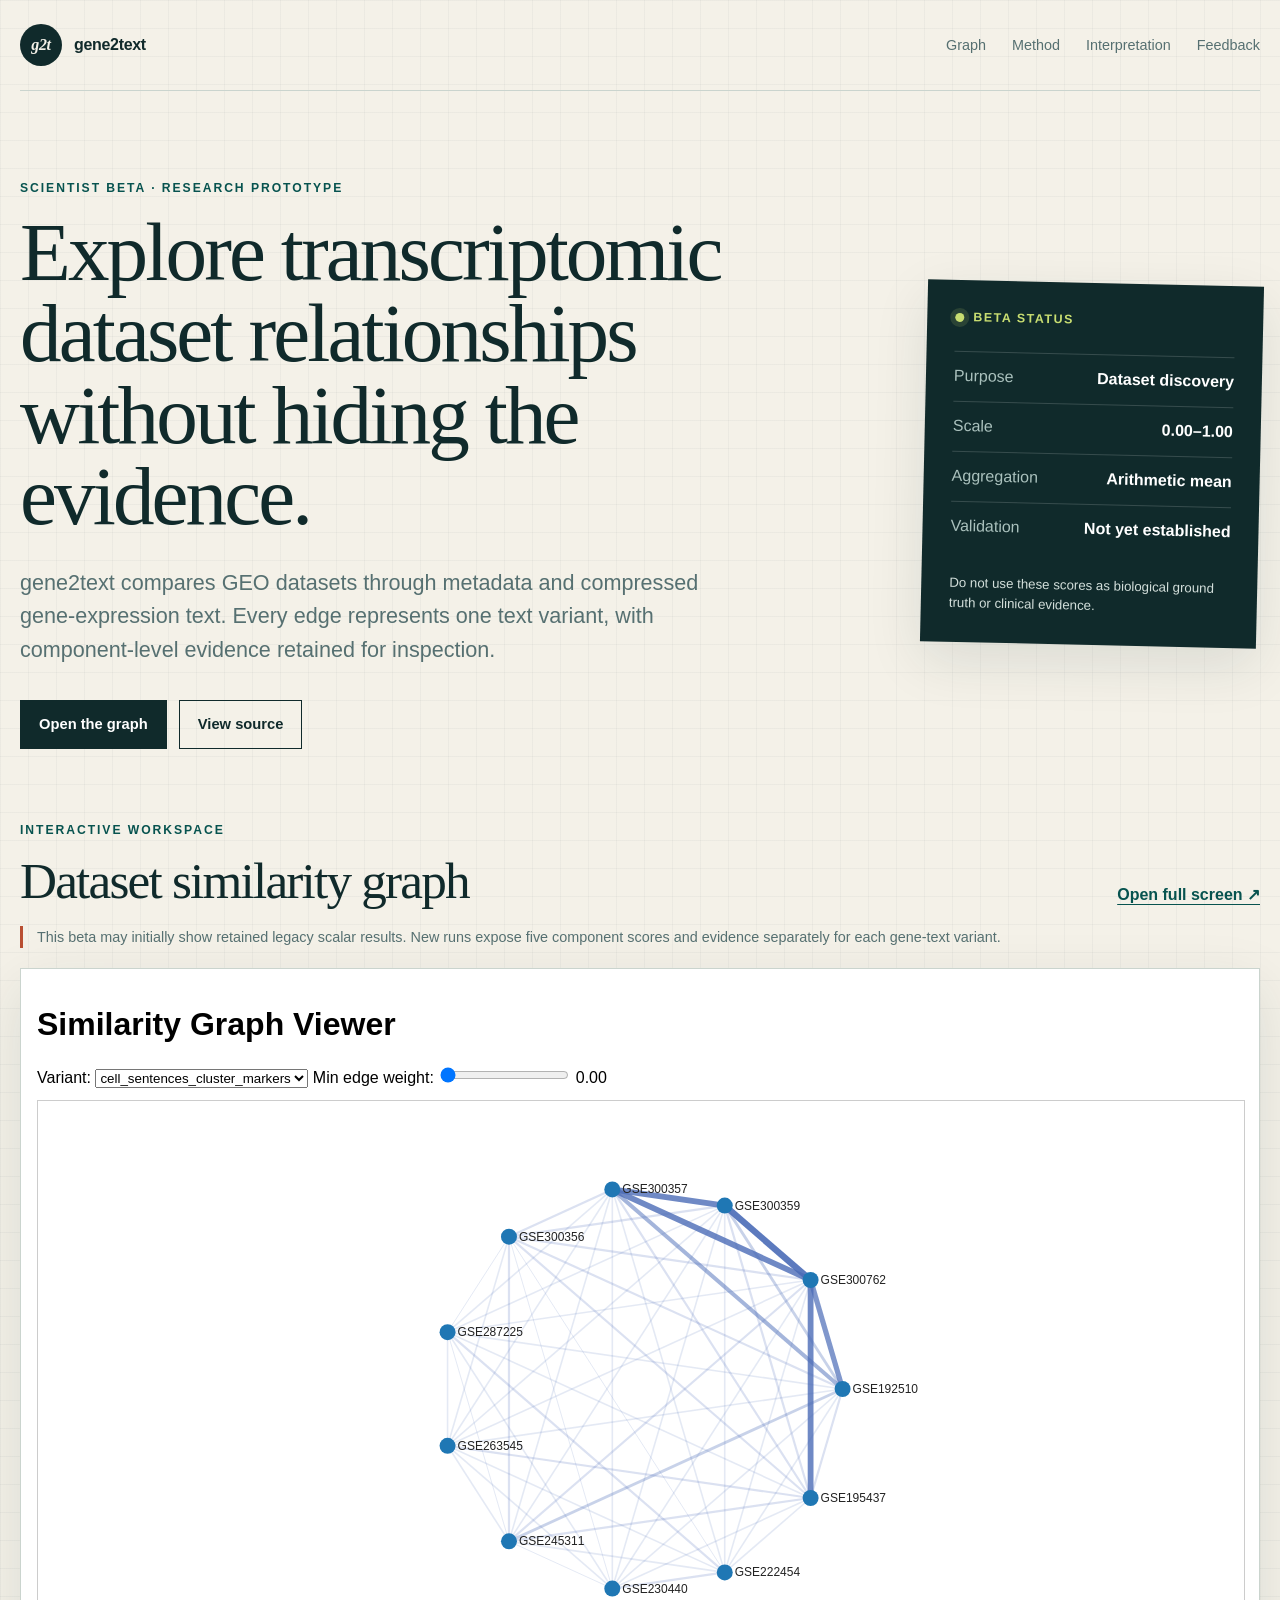
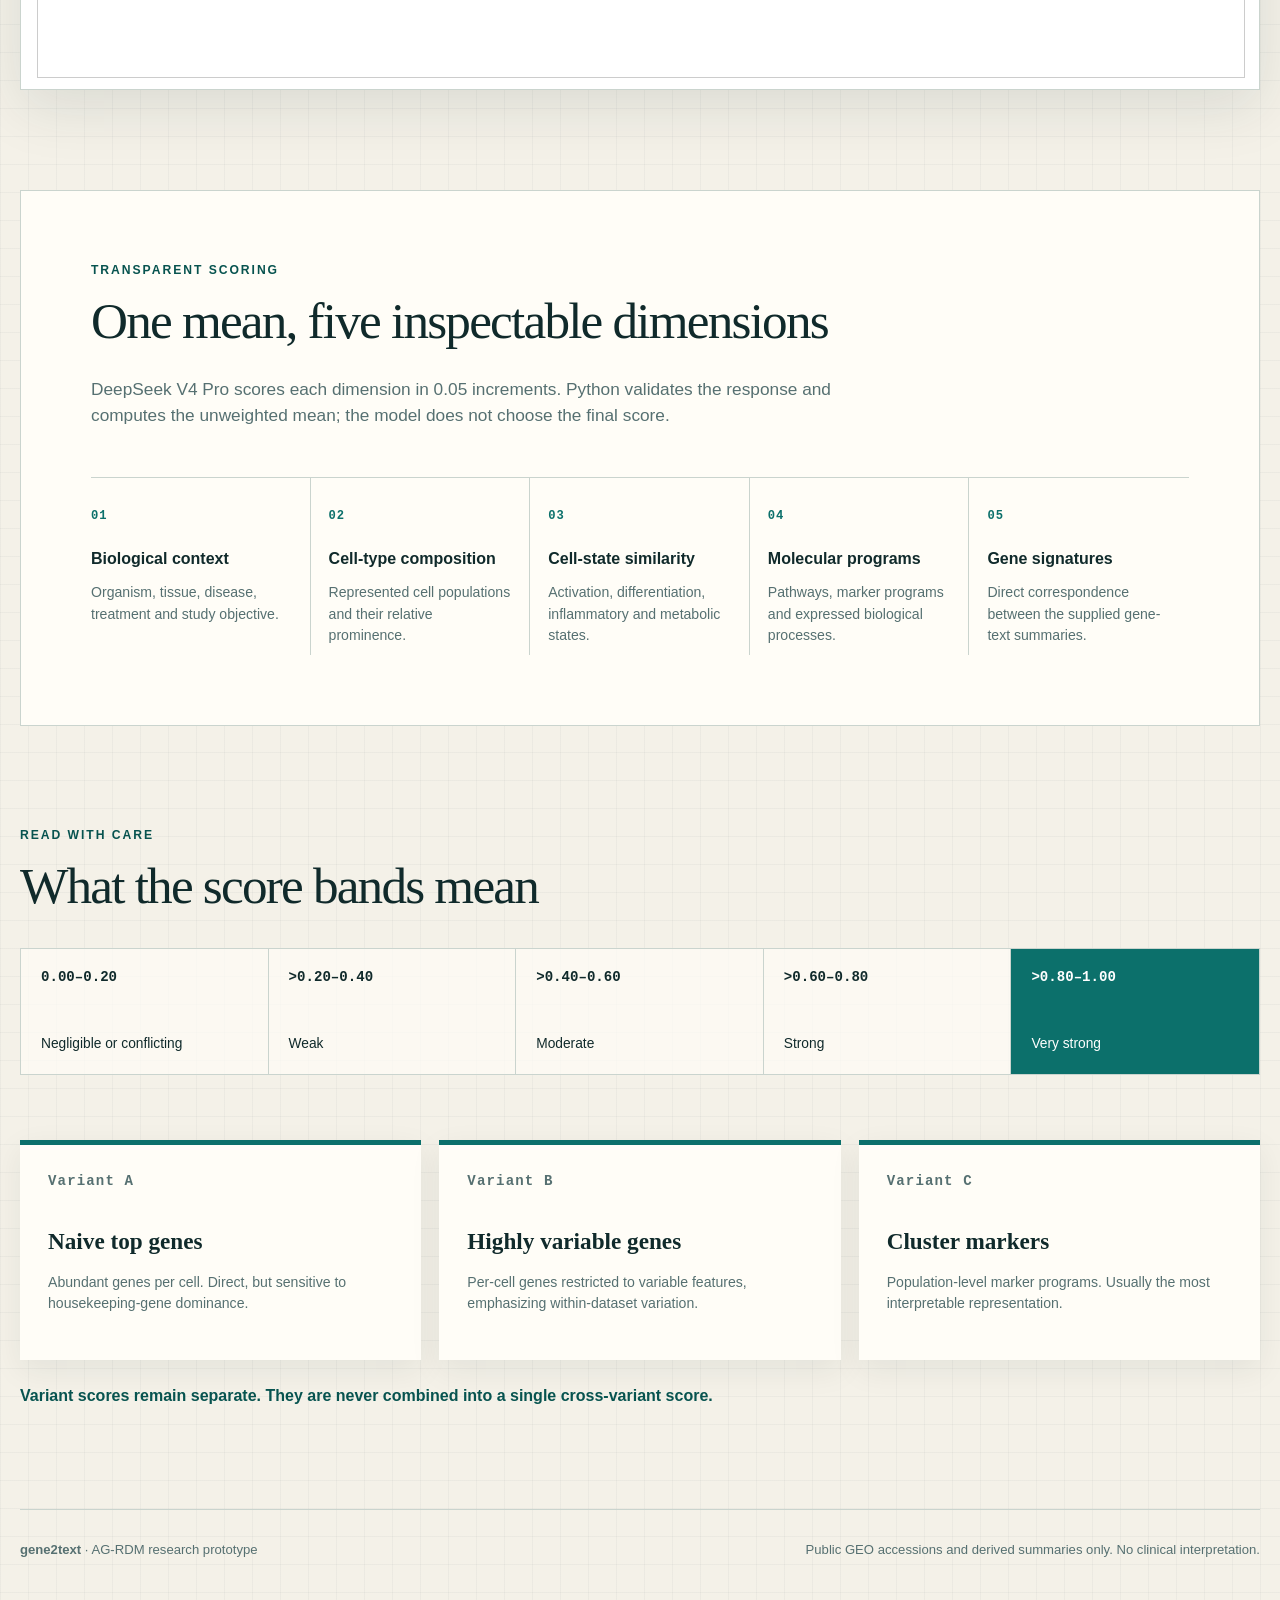
<file: index.html>
<!doctype html>
<html lang="en">
<head>
  <meta charset="utf-8">
  <meta name="viewport" content="width=device-width, initial-scale=1">
  <meta name="description" content="gene2text beta: an exploratory graph for comparing transcriptomic datasets through metadata and gene-text representations.">
  <title>gene2text | Scientist beta</title>
  <link rel="stylesheet" href="styles.css">
</head>
<body>
  <header class="masthead">
    <a class="wordmark" href="#top" aria-label="gene2text home">
      <span class="mark" aria-hidden="true">g2t</span>
      <span>gene2text</span>
    </a>
    <nav aria-label="Primary navigation">
      <a href="#graph">Graph</a>
      <a href="#method">Method</a>
      <a href="#interpretation">Interpretation</a>
      <a href="https://github.com/AG-RDM/gene2text-explorer/issues" rel="noreferrer">Feedback</a>
    </nav>
  </header>

  <main id="top">
    <section class="hero" aria-labelledby="page-title">
      <div class="hero-copy">
        <p class="eyebrow">Scientist beta &middot; Research prototype</p>
        <h1 id="page-title">Explore transcriptomic dataset relationships without hiding the evidence.</h1>
        <p class="lede">
          gene2text compares GEO datasets through metadata and compressed gene-expression text.
          Every edge represents one text variant, with component-level evidence retained for inspection.
        </p>
        <div class="hero-actions">
          <a class="button primary" href="#graph">Open the graph</a>
          <a class="button secondary" href="https://github.com/AG-RDM/gene2text-explorer" rel="noreferrer">View source</a>
        </div>
      </div>
      <aside class="status-card" aria-label="Beta status">
        <p class="status-label"><span></span> Beta status</p>
        <dl>
          <div><dt>Purpose</dt><dd>Dataset discovery</dd></div>
          <div><dt>Scale</dt><dd>0.00&ndash;1.00</dd></div>
          <div><dt>Aggregation</dt><dd>Arithmetic mean</dd></div>
          <div><dt>Validation</dt><dd>Not yet established</dd></div>
        </dl>
        <p class="status-note">Do not use these scores as biological ground truth or clinical evidence.</p>
      </aside>
    </section>

    <section class="graph-section" id="graph" aria-labelledby="graph-title">
      <div class="section-heading">
        <div>
          <p class="eyebrow">Interactive workspace</p>
          <h2 id="graph-title">Dataset similarity graph</h2>
        </div>
        <a class="text-link" href="graph.html">Open full screen &#8599;</a>
      </div>
      <p class="prototype-note">
        This beta may initially show retained legacy scalar results. New runs expose five component scores and evidence separately for each gene-text variant.
      </p>
      <div class="graph-frame">
        <iframe
          src="graph.html"
          title="Interactive gene2text dataset similarity graph"
          loading="eager"
        ></iframe>
      </div>
    </section>

    <section class="method-section" id="method" aria-labelledby="method-title">
      <div class="section-heading compact">
        <div>
          <p class="eyebrow">Transparent scoring</p>
          <h2 id="method-title">One mean, five inspectable dimensions</h2>
        </div>
      </div>
      <p class="section-intro">
        DeepSeek V4 Pro scores each dimension in 0.05 increments. Python validates the response and computes the unweighted mean; the model does not choose the final score.
      </p>
      <ol class="dimensions">
        <li><span>01</span><div><h3>Biological context</h3><p>Organism, tissue, disease, treatment and study objective.</p></div></li>
        <li><span>02</span><div><h3>Cell-type composition</h3><p>Represented cell populations and their relative prominence.</p></div></li>
        <li><span>03</span><div><h3>Cell-state similarity</h3><p>Activation, differentiation, inflammatory and metabolic states.</p></div></li>
        <li><span>04</span><div><h3>Molecular programs</h3><p>Pathways, marker programs and expressed biological processes.</p></div></li>
        <li><span>05</span><div><h3>Gene signatures</h3><p>Direct correspondence between the supplied gene-text summaries.</p></div></li>
      </ol>
    </section>

    <section class="interpretation-section" id="interpretation" aria-labelledby="interpretation-title">
      <div class="section-heading compact">
        <div>
          <p class="eyebrow">Read with care</p>
          <h2 id="interpretation-title">What the score bands mean</h2>
        </div>
      </div>
      <div class="scale" role="list" aria-label="Similarity score interpretation">
        <div role="listitem"><strong>0.00&ndash;0.20</strong><span>Negligible or conflicting</span></div>
        <div role="listitem"><strong>&gt;0.20&ndash;0.40</strong><span>Weak</span></div>
        <div role="listitem"><strong>&gt;0.40&ndash;0.60</strong><span>Moderate</span></div>
        <div role="listitem"><strong>&gt;0.60&ndash;0.80</strong><span>Strong</span></div>
        <div role="listitem"><strong>&gt;0.80&ndash;1.00</strong><span>Very strong</span></div>
      </div>
      <div class="variant-grid">
        <article><p class="tag">Variant A</p><h3>Naive top genes</h3><p>Abundant genes per cell. Direct, but sensitive to housekeeping-gene dominance.</p></article>
        <article><p class="tag">Variant B</p><h3>Highly variable genes</h3><p>Per-cell genes restricted to variable features, emphasizing within-dataset variation.</p></article>
        <article><p class="tag">Variant C</p><h3>Cluster markers</h3><p>Population-level marker programs. Usually the most interpretable representation.</p></article>
      </div>
      <p class="separation-note">Variant scores remain separate. They are never combined into a single cross-variant score.</p>
    </section>
  </main>

  <footer>
    <p><strong>gene2text</strong> &middot; AG-RDM research prototype</p>
    <p>Public GEO accessions and derived summaries only. No clinical interpretation.</p>
  </footer>
</body>
</html>
</file>
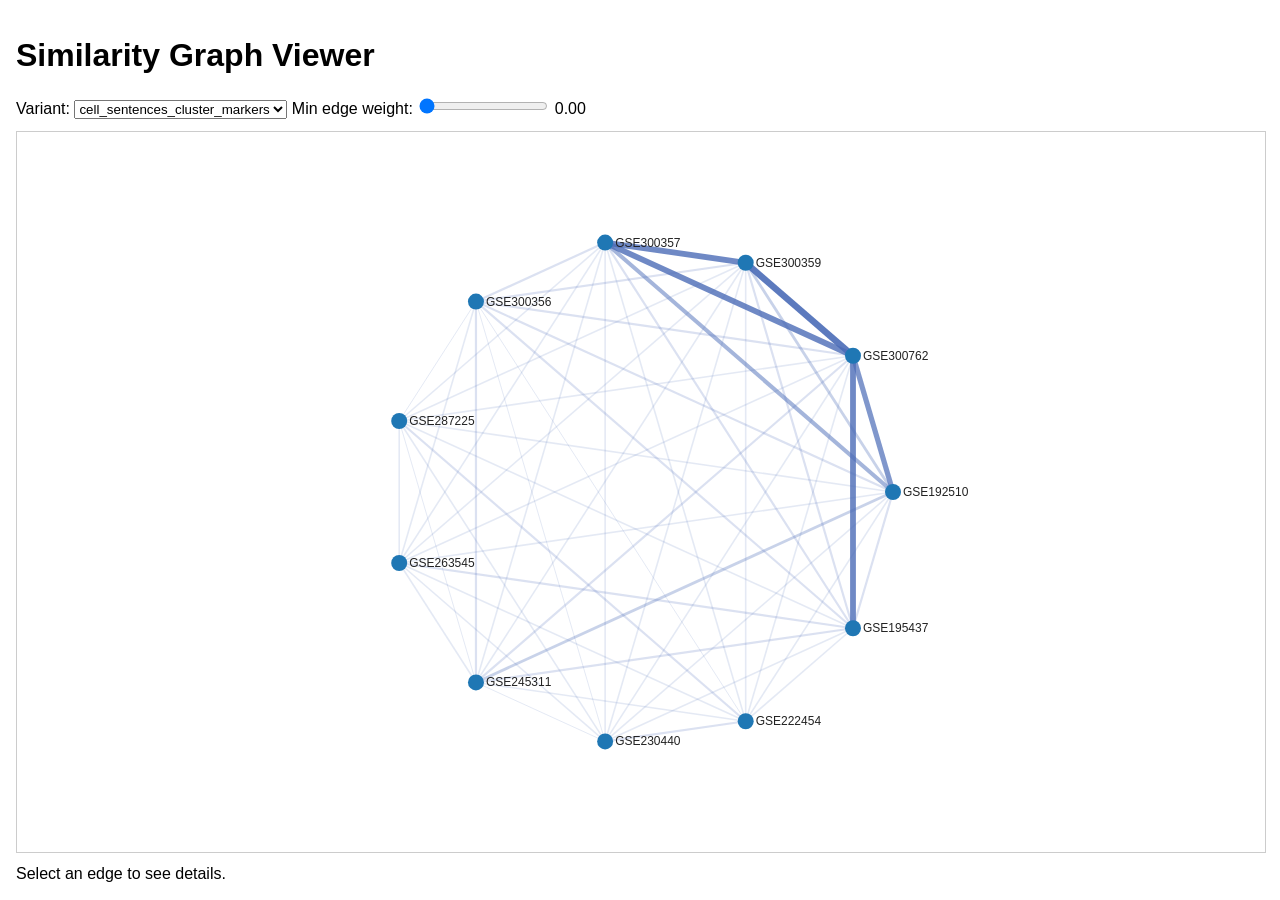
<file: graph.html>
<!doctype html>
<html lang="en">
<head>
  <meta charset="utf-8">
  <title>gene2text Explorer | Legacy similarity graph</title>
  <style>
    body { font-family: Arial, sans-serif; margin: 0; padding: 16px; }
    #controls { margin-bottom: 12px; }
    #graph { width: 100%; height: 80vh; border: 1px solid #ccc; position: relative; overflow: hidden; }
    svg { width: 100%; height: 100%; }
    #details { margin-top: 12px; white-space: pre-wrap; }
    .node-label { font-size: 12px; fill: #222; }
  </style>
</head>
<body>
  <h1>Similarity Graph Viewer</h1>
  <div id="controls">
    <label for="variantSelect">Variant:</label>
    <select id="variantSelect"></select>
    <label for="thresholdRange">Min edge weight:</label>
    <input id="thresholdRange" type="range" min="0" max="1" step="0.05" value="0">
    <span id="thresholdValue">0.00</span>
  </div>
  <div id="graph"><svg id="graphSvg"></svg></div>
  <div id="details">Select a variant and click an edge to see details.</div>

  <script>
    const graphData = {"variants": {"cell_sentences_cluster_markers": {"nodes": [{"id": "GSE192510"}, {"id": "GSE195437"}, {"id": "GSE222454"}, {"id": "GSE230440"}, {"id": "GSE245311"}, {"id": "GSE263545"}, {"id": "GSE287225"}, {"id": "GSE300356"}, {"id": "GSE300357"}, {"id": "GSE300359"}, {"id": "GSE300762"}], "edges": [{"source": "GSE192510", "target": "GSE195437", "weight": 0.2, "rationale": "Both datasets focus on mouse models and involve the central nervous system, but they target different cell types and biological contexts. Dataset A emphasizes brain cells with a variety of specific cell types, while Dataset B focuses specifically on CNS macrophage subsets. The marker patterns also show limited overlap, indicating distinct cellular programs."}, {"source": "GSE192510", "target": "GSE222454", "weight": 0.1, "rationale": "Both datasets involve Mus musculus and utilize single-cell RNA-seq technology, but they focus on distinct cell types and tissues. Dataset A centers on brain cells, while Dataset B focuses on γδ T cells across various organs. The marker patterns and cellular programs differ significantly, indicating low biological relevance."}, {"source": "GSE192510", "target": "GSE230440", "weight": 0.1, "rationale": "Both datasets involve Mus musculus and utilize Smart-seq2 for single-cell RNA sequencing, but they focus on different tissues (brain vs. liver) and distinct cell types (brain cells vs. liver non-parenchymal cells). The marker patterns and cellular programs are largely different, indicating limited biological relevance."}, {"source": "GSE192510", "target": "GSE245311", "weight": 0.3, "rationale": "Both datasets focus on immune-related cells in the central nervous system, but they differ significantly in organism (mouse vs human) and specific cell types. Dataset A emphasizes brain cells including perivascular macrophages and microglia, while Dataset B focuses on a broader range of innate immune cells, including various macrophage subtypes. The marker patterns also show limited overlap, indicating distinct cellular programs."}, {"source": "GSE192510", "target": "GSE263545", "weight": 0.1, "rationale": "Both datasets involve Mus musculus and utilize single-cell RNA-seq technology, but they focus on different tissues (brain vs heart) and cell types (brain cells vs macrophages). The marker patterns and cellular programs are distinct, indicating limited biological relevance."}, {"source": "GSE192510", "target": "GSE287225", "weight": 0.1, "rationale": "The datasets focus on different tissues and cell types; Dataset A is centered on brain cells while Dataset B focuses on immune cells in the colon and other tissues. The marker patterns and cellular programs are distinct, indicating limited biological relevance."}, {"source": "GSE192510", "target": "GSE300356", "weight": 0.2, "rationale": "Both datasets focus on brain tissues, but they involve different organisms (mouse vs human) and distinct cellular contexts. Dataset A emphasizes specific brain cell types related to Notch3 deficiency, while Dataset B studies various brain cell types in the context of Sandhoff disease. The marker patterns show limited overlap, indicating different cellular programs and responses."}, {"source": "GSE192510", "target": "GSE300357", "weight": 0.5, "rationale": "Both datasets focus on brain tissues from Mus musculus and utilize single-cell RNA sequencing. Dataset A emphasizes various brain cell types including microglia, while Dataset B focuses on microglia and neurons. There is overlap in the presence of microglia and some shared markers, indicating a moderate level of biological relevance despite differences in specific cell type focus."}, {"source": "GSE192510", "target": "GSE300359", "weight": 0.3, "rationale": "Both datasets focus on brain cells from mice, but GSE192510 examines a specific genetic modification (Notch3 deficiency) while GSE300359 studies Hexb deficiency. The cell type annotations overlap with microglia present in both datasets, but GSE300359 includes a broader range of cell types (neurons, astrocytes) and focuses on the thalamus compared to the brain in GSE192510. The marker patterns show some commonality in microglial activation markers, but overall, the differences in tissue specificity and genetic context reduce their biological relevance."}, {"source": "GSE192510", "target": "GSE300762", "weight": 0.7, "rationale": "Both datasets focus on brain-related cells in Mus musculus, with GSE192510 emphasizing various brain cell types including microglia, while GSE300762 specifically investigates microglia and their interactions with neurons. The presence of overlapping markers related to microglial function and activation in both datasets suggests a significant biological relevance at the transcriptomic level."}, {"source": "GSE195437", "target": "GSE222454", "weight": 0.1, "rationale": "Both datasets focus on Mus musculus and utilize high throughput sequencing, but they target distinct cell types (CNS macrophage subsets vs. γδ T cells) and different tissues (central nervous system vs. multiple organs). The marker patterns and cellular programs are not biologically compatible, indicating low relevance."}, {"source": "GSE195437", "target": "GSE230440", "weight": 0.1, "rationale": "Both datasets focus on Mus musculus and utilize high throughput sequencing, but they target different tissues (CNS vs. liver) and distinct cell types (CNS macrophage subsets vs. liver non-parenchymal cells). The marker patterns show minimal overlap, with dataset A emphasizing microglia and macrophage markers, while dataset B includes a variety of immune cell types and liver-specific markers, indicating low biological relevance at the transcriptomic level."}, {"source": "GSE195437", "target": "GSE245311", "weight": 0.2, "rationale": "Both datasets focus on macrophage-related cell types within the central nervous system, but they differ significantly in organism (mouse vs human) and specific cell type annotations. Dataset A emphasizes CNS macrophage subsets, while Dataset B includes a broader range of innate immune cells, including various macrophage types. The marker patterns also show limited overlap, indicating distinct cellular programs."}, {"source": "GSE195437", "target": "GSE263545", "weight": 0.2, "rationale": "Both datasets focus on macrophages and utilize Mus musculus as the organism, but they investigate different tissues (CNS vs. heart) and distinct macrophage subsets (CNS macrophage subsets vs. cardiac macrophages). The marker patterns show some overlap in immune-related markers, but the biological contexts and cellular programs differ significantly."}, {"source": "GSE195437", "target": "GSE287225", "weight": 0.1, "rationale": "The datasets focus on different cell types and tissues; Dataset A centers on CNS macrophage subsets while Dataset B focuses on CD8+ T cells in various tissues. The lack of overlap in cell types and the distinct biological contexts suggest minimal transcriptomic relevance."}, {"source": "GSE195437", "target": "GSE300356", "weight": 0.2, "rationale": "Both datasets focus on brain tissues, but they study different organisms (Mus musculus vs. Homo sapiens) and distinct cellular contexts. Dataset A emphasizes CNS macrophage subsets, while Dataset B includes a broader range of cell types including microglia, neurons, and astrocytes. The marker patterns also show limited overlap, indicating a divergence in cellular programs."}, {"source": "GSE195437", "target": "GSE300357", "weight": 0.2, "rationale": "Both datasets focus on the brain and involve Mus musculus, but they target different cell types and contexts. Dataset A emphasizes CNS macrophage subsets, while Dataset B centers on thalamic brain cells, including microglia and neurons. The marker patterns show limited overlap, with distinct cellular programs and activation states, indicating a weak biological relevance."}, {"source": "GSE195437", "target": "GSE300359", "weight": 0.2, "rationale": "Both datasets focus on brain cells from Mus musculus, but GSE195437 specifically targets CNS macrophage subsets while GSE300359 includes a broader range of cell types such as neurons and astrocytes. The marker patterns show some overlap in immune-related genes (e.g., Apoe, Ctsb) but differ significantly in their cellular programs and specific cell type annotations."}, {"source": "GSE195437", "target": "GSE300762", "weight": 0.8, "rationale": "Both datasets focus on CNS-related cell types, specifically microglia, and utilize high throughput sequencing for expression profiling. Dataset A emphasizes CNS macrophage subsets, while Dataset B explores microglia-neuron interactions, indicating a shared biological context. The marker patterns show significant overlap in genes associated with microglial function and activation, suggesting a strong transcriptomic relationship."}, {"source": "GSE222454", "target": "GSE230440", "weight": 0.2, "rationale": "Both datasets focus on mouse tissues and utilize single-cell RNA sequencing, but they target different cell types and tissues. Dataset A centers on γδ T cells across various organs, while Dataset B focuses on liver non-parenchymal cells, including myeloid and lymphoid populations. The overlap in some immune cell types (e.g., T cells) provides minimal relevance, but the distinct tissue contexts and cellular programs suggest limited biological similarity."}, {"source": "GSE222454", "target": "GSE245311", "weight": 0.1, "rationale": "The datasets focus on different organisms (mouse vs human) and distinct immune cell types (γδ T cells vs various innate immune cells). The tissues are also different, with dataset A examining multiple tissues in mice and dataset B focusing on the central nervous system in humans. The marker patterns and cellular programs do not show significant overlap, indicating low biological relevance."}, {"source": "GSE222454", "target": "GSE263545", "weight": 0.1, "rationale": "Both datasets focus on Mus musculus and utilize high throughput sequencing for single-cell expression profiling. However, they target distinct cell types (γδ T cells vs. macrophages) and different tissues (various organs vs. heart), leading to minimal overlap in cellular programs and marker patterns."}, {"source": "GSE222454", "target": "GSE287225", "weight": 0.2, "rationale": "Both datasets involve Mus musculus and utilize high throughput sequencing for expression profiling. However, Dataset A focuses specifically on γδ T cells across various tissues, while Dataset B centers on CD8+ T cell subsets in the context of gut microbiota. The distinct cell types and biological contexts suggest limited overlap in cellular programs and marker patterns."}, {"source": "GSE222454", "target": "GSE300356", "weight": 0.0, "rationale": "The datasets focus on entirely different organisms (Mus musculus vs. Homo sapiens) and tissues (various organs vs. brain). The cell types are also distinct, with Dataset A concentrating on γδ T cells and Dataset B on brain cells, including microglia and neurons. There is no overlap in cellular programs or marker patterns, indicating a lack of biological relevance."}, {"source": "GSE222454", "target": "GSE300357", "weight": 0.1, "rationale": "Both datasets involve Mus musculus and utilize high throughput sequencing for expression profiling, but they focus on distinct cell types and tissues. Dataset A centers on γδ T cells across various organs, while Dataset B focuses on brain cells, specifically microglia and neurons. The marker patterns and cellular programs are largely different, indicating minimal overlap in biological relevance."}, {"source": "GSE222454", "target": "GSE300359", "weight": 0.1, "rationale": "Both datasets involve Mus musculus and utilize high throughput sequencing for expression profiling, but they focus on distinct cell types and tissues. Dataset A centers on γδ T cells across various organs, while Dataset B focuses on thalamic brain cells, including microglia and neurons. The marker patterns and cellular programs are largely different, indicating minimal overlap in biological relevance."}, {"source": "GSE222454", "target": "GSE300762", "weight": 0.1, "rationale": "Both datasets focus on Mus musculus and utilize high throughput sequencing for expression profiling, but they target distinct cell types and tissues. Dataset A centers on γδ T cells across various organs, while Dataset B focuses on CNS cell nuclei, including microglia and neurons. The marker patterns and cellular programs are largely different, indicating minimal overlap in biological relevance."}, {"source": "GSE230440", "target": "GSE245311", "weight": 0.0, "rationale": "The datasets focus on different organisms (mouse vs human) and tissues (liver vs central nervous system), with distinct cell types (non-parenchymal immune cells vs various innate immune cells). The marker patterns and cellular programs do not overlap significantly, indicating low biological relevance."}, {"source": "GSE230440", "target": "GSE263545", "weight": 0.1, "rationale": "Both datasets involve Mus musculus and utilize single-cell RNA sequencing, but they focus on different tissues (liver vs. heart) and distinct cell types (non-parenchymal cells vs. macrophages). The marker patterns and cellular programs are largely different, indicating limited biological relevance."}, {"source": "GSE230440", "target": "GSE287225", "weight": 0.1, "rationale": "Both datasets involve Mus musculus and utilize high throughput sequencing, but they focus on different cell types and tissues. Dataset A centers on liver non-parenchymal cells with a diverse immune cell profile, while Dataset B emphasizes T cell subsets in multiple tissues including colon and lung. The lack of overlap in dominant cellular programs and specific cell type annotations suggests limited biological relevance."}, {"source": "GSE230440", "target": "GSE300356", "weight": 0.0, "rationale": "The datasets focus on entirely different tissues and organisms, with Dataset A examining mouse liver non-parenchymal cells and Dataset B studying human brain cells in the context of Sandhoff disease. The cell types and marker patterns are also distinct, with no overlap in dominant cellular programs or biological context."}, {"source": "GSE230440", "target": "GSE300357", "weight": 0.1, "rationale": "Both datasets are derived from Mus musculus and utilize single-cell RNA sequencing, but they focus on distinct tissues (liver vs. brain) and cell types (non-parenchymal immune cells vs. brain cells including microglia and neurons). The marker patterns and cellular programs are largely different, indicating minimal overlap in biological relevance."}, {"source": "GSE230440", "target": "GSE300359", "weight": 0.1, "rationale": "Both datasets involve Mus musculus and utilize single-cell RNA sequencing, but they focus on distinct tissues (liver vs. thalamus) and cell types (non-parenchymal liver cells vs. brain cells). The marker patterns and cellular programs differ significantly, indicating low biological relevance."}, {"source": "GSE230440", "target": "GSE300762", "weight": 0.1, "rationale": "Both datasets involve Mus musculus and utilize single-cell RNA sequencing, but they focus on different tissues and cell types. Dataset A centers on liver non-parenchymal cells, while Dataset B focuses on CNS cell nuclei, specifically microglia and neurons. The marker patterns and cellular programs differ significantly, indicating limited biological relevance."}, {"source": "GSE245311", "target": "GSE263545", "weight": 0.1, "rationale": "Both datasets focus on immune cells, but they study different tissues (central nervous system vs. heart) and different species (human vs. mouse). The cell types are also distinct, with dataset A focusing on various innate immune cells and dataset B on cardiac macrophages. The marker patterns and cellular programs do not show significant overlap."}, {"source": "GSE245311", "target": "GSE287225", "weight": 0.0, "rationale": "The datasets focus on different organisms (Homo sapiens vs. Mus musculus) and distinct biological contexts (innate immune cells in the central nervous system vs. T cell subsets in various tissues). There is no overlap in cell types or marker patterns, indicating a lack of biological relevance at the transcriptomic level."}, {"source": "GSE245311", "target": "GSE300356", "weight": 0.2, "rationale": "Both datasets focus on the brain and include microglia as a common cell type. However, Dataset A emphasizes innate immune cells in the central nervous system, while Dataset B focuses on specific brain nuclei in the context of Sandhoff disease, which suggests a different biological context and cellular programs."}, {"source": "GSE245311", "target": "GSE300357", "weight": 0.1, "rationale": "Both datasets focus on brain-related cells, but they differ significantly in organism (human vs. mouse) and specific cell types. Dataset A emphasizes innate immune cells in the human central nervous system, while Dataset B centers on thalamic brain cells in a mouse model. The marker patterns also show limited overlap, indicating distinct cellular programs."}, {"source": "GSE245311", "target": "GSE300359", "weight": 0.1, "rationale": "Both datasets focus on brain cells, but dataset A is centered on innate immune cells in the human central nervous system, while dataset B examines thalamic brain cells in mice. The cell types and biological contexts differ significantly, with dataset A emphasizing various macrophage subtypes and dataset B focusing on microglia, neurons, and astrocytes. The marker patterns also show little overlap, indicating distinct cellular programs."}, {"source": "GSE245311", "target": "GSE300762", "weight": 0.2, "rationale": "Both datasets focus on immune cells within the central nervous system, specifically microglia in dataset B and various innate immune cells in dataset A. However, they differ significantly in organism (human vs. mouse) and the specific cellular contexts, with dataset A emphasizing a broader range of innate immune cells and dataset B focusing on microglia-neuron interactions. The marker patterns also show limited overlap, indicating distinct biological programs."}, {"source": "GSE263545", "target": "GSE287225", "weight": 0.1, "rationale": "The datasets focus on different cell types and tissues; Dataset A centers on cardiac macrophages in the heart, while Dataset B examines CD8+ T cells in various tissues including colon and liver. The lack of overlap in cell types and biological context suggests minimal transcriptomic relevance."}, {"source": "GSE263545", "target": "GSE300356", "weight": 0.1, "rationale": "Both datasets involve macrophages, but they focus on different tissues (heart vs. brain) and different biological contexts (cardiac healing vs. Sandhoff disease). The marker patterns and cellular programs are distinct, indicating limited overlap."}, {"source": "GSE263545", "target": "GSE300357", "weight": 0.1, "rationale": "Both datasets involve Mus musculus and utilize single-cell RNA sequencing, but they focus on distinct tissues (heart vs. brain) and cell types (macrophages vs. microglia and neurons). The marker patterns and cellular programs are largely different, indicating limited biological relevance."}, {"source": "GSE263545", "target": "GSE300359", "weight": 0.1, "rationale": "Both datasets involve Mus musculus and utilize single-cell RNA sequencing, but they focus on distinct tissues (heart vs. thalamus) and cell types (macrophages vs. brain cells). The marker patterns and cellular programs differ significantly, indicating low biological relevance."}, {"source": "GSE263545", "target": "GSE300762", "weight": 0.1, "rationale": "Both datasets involve Mus musculus and utilize single-cell RNA sequencing, but they focus on distinct cell types and tissues: macrophages in the heart versus microglia and neurons in the CNS. The marker patterns show minimal overlap, indicating different biological contexts and cellular programs."}, {"source": "GSE287225", "target": "GSE300356", "weight": 0.0, "rationale": "The datasets focus on different organisms (Mus musculus vs. Homo sapiens) and tissues (colon, liver, lung, lymphnode vs. brain). The cell types studied are also distinct, with GSE287225 focusing on T cell subsets and GSE300356 on brain cells including microglia and neurons. There is no overlap in cellular programs or marker patterns, indicating low biological relevance."}, {"source": "GSE287225", "target": "GSE300357", "weight": 0.1, "rationale": "Both datasets involve Mus musculus and utilize high throughput sequencing for expression profiling. However, they focus on distinct tissues (colon, liver, lung, lymph node vs. brain) and cell types (various T cell subsets vs. microglia and neurons), indicating limited overlap in cellular programs and biological context."}, {"source": "GSE287225", "target": "GSE300359", "weight": 0.1, "rationale": "Both datasets involve Mus musculus and utilize high throughput sequencing, but they focus on different tissues (colon, liver, lung, lymphnode vs. thalamus) and distinct cell types (CD8+ T cells vs. microglia, neurons, astrocytes). The marker patterns and cellular programs are not aligned, indicating low biological relevance."}, {"source": "GSE287225", "target": "GSE300762", "weight": 0.1, "rationale": "Both datasets involve Mus musculus and utilize high throughput sequencing, but they focus on different tissues and cell types. Dataset A centers on immune cells in the colon and other peripheral tissues, while Dataset B focuses on CNS cells, particularly microglia and neurons. The marker patterns and cellular programs are distinct, indicating limited biological relevance."}, {"source": "GSE300356", "target": "GSE300357", "weight": 0.2, "rationale": "Both datasets focus on brain cells and involve similar cell types such as microglia and neurons, but they differ significantly in organism (Homo sapiens vs. Mus musculus) and specific cellular contexts. The marker patterns show some overlap, but the overall biological relevance is limited due to these differences."}, {"source": "GSE300356", "target": "GSE300359", "weight": 0.2, "rationale": "Both datasets focus on brain cells, specifically thalamic regions, and include similar cell types such as microglia and neurons. However, they differ significantly in organism (Homo sapiens vs. Mus musculus) and the specific disease context (Sandhoff disease vs. Hexb deficiency), which may lead to distinct transcriptomic profiles. The marker patterns also show limited overlap, indicating a divergence in cellular programs."}, {"source": "GSE300356", "target": "GSE300762", "weight": 0.2, "rationale": "Both datasets focus on brain cells, specifically involving microglia and neurons, but they differ significantly in organism (human vs mouse) and specific cellular contexts. Dataset A emphasizes Sandhoff disease pathology, while Dataset B explores microglia-neuron interactions in homeostasis. The marker patterns show some overlap in genes related to microglial function, but overall, the biological contexts and specific cell types differ enough to warrant a low similarity score."}, {"source": "GSE300357", "target": "GSE300359", "weight": 0.8, "rationale": "Both datasets focus on Hexb-deficient brain cells from Mus musculus, with a strong emphasis on microglia and neurons. The tissues are closely related (brain vs. thalamus), and both datasets show similar marker patterns, particularly in clusters related to microglial activation and neuronal function, indicating a high level of biological relevance."}, {"source": "GSE300357", "target": "GSE300762", "weight": 0.8, "rationale": "Both datasets focus on brain cells in Mus musculus, specifically involving microglia and neurons, with similar cell type annotations and overlapping marker genes indicating shared biological processes related to neurodegeneration and microglial activation."}, {"source": "GSE300359", "target": "GSE300762", "weight": 0.9, "rationale": "Both datasets focus on brain cells from Mus musculus, specifically highlighting microglia and neurons, with overlapping marker genes such as Hexb, Apoe, and Cst3. The context of neurodegeneration and microglial activation is shared, indicating a strong biological relevance."}]}, "cell_sentences_top50_hvg": {"nodes": [{"id": "GSE192510"}, {"id": "GSE195437"}, {"id": "GSE222454"}, {"id": "GSE230440"}, {"id": "GSE245311"}, {"id": "GSE249007"}, {"id": "GSE253868"}, {"id": "GSE255049"}, {"id": "GSE263475"}, {"id": "GSE263545"}, {"id": "GSE278410"}, {"id": "GSE287225"}, {"id": "GSE300355"}, {"id": "GSE300356"}, {"id": "GSE300357"}, {"id": "GSE300359"}, {"id": "GSE300762"}], "edges": [{"source": "GSE192510", "target": "GSE195437", "weight": 0.3, "rationale": "Both datasets focus on mouse models and involve the central nervous system, but they target different cell types and biological contexts. Dataset A emphasizes brain cells with a variety of macrophage types, while Dataset B specifically investigates CNS macrophage subsets. The marker patterns show some overlap in markers like Apoe and common cellular pathways, but the distinct focus on different macrophage populations and the lack of broader cellular program overlap suggest limited biological relevance."}, {"source": "GSE192510", "target": "GSE222454", "weight": 0.0, "rationale": "Dataset A focuses on brain cells, specifically various macrophage types, while Dataset B centers on γδ T cells across multiple tissues. The cell types, tissues, and biological contexts are fundamentally different, indicating no relevant overlap at the transcriptomic level."}, {"source": "GSE192510", "target": "GSE230440", "weight": 0.1, "rationale": "Both datasets involve Mus musculus and utilize Smart-seq2 for single-cell RNA sequencing, but they focus on different tissues (brain vs liver) and distinct cell types (brain cells vs liver non-parenchymal cells). The marker patterns show minimal overlap, indicating limited biological relevance at the transcriptomic level."}, {"source": "GSE192510", "target": "GSE245311", "weight": 0.1, "rationale": "Both datasets focus on immune-related cells in the central nervous system, but they differ significantly in organism (mouse vs human) and specific cell types. Dataset A emphasizes brain cells including perivascular macrophages and microglia, while Dataset B focuses on a broader range of innate immune cells with specific annotations for various macrophage types. The marker patterns also show minimal overlap, indicating distinct biological contexts."}, {"source": "GSE192510", "target": "GSE249007", "weight": 0.5, "rationale": "Both datasets focus on the central nervous system of mice and involve microglia, but dataset A emphasizes specific brain cell types while dataset B explores developmental time points. The overlap in cellular programs related to microglia suggests moderate relevance."}, {"source": "GSE192510", "target": "GSE253868", "weight": 0.1, "rationale": "Both datasets involve Mus musculus and utilize high throughput sequencing, but they focus on different cell types (brain cells vs endothelial cells) and tissues (brain vs spinal cord), leading to minimal overlap in cellular programs and marker patterns."}, {"source": "GSE192510", "target": "GSE255049", "weight": 0.2, "rationale": "Both datasets involve Mus musculus and utilize single-cell RNA-seq, but they focus on different tissues (brain vs. skin/muscle) and distinct cell types (brain cells vs. neutrophils/macrophages). The overlap in cell types is limited to microglia and macrophages, which are present in both datasets, but the overall biological context and cellular programs differ significantly."}, {"source": "GSE192510", "target": "GSE263475", "weight": 0.1, "rationale": "Both datasets involve Mus musculus and utilize high throughput sequencing, but they focus on distinct tissues (brain vs. intestine) and cell types (brain cells vs. intestinal macrophages). The marker patterns show minimal overlap, indicating different biological contexts and cellular programs."}, {"source": "GSE192510", "target": "GSE263545", "weight": 0.1, "rationale": "Both datasets involve Mus musculus and utilize single-cell RNA-seq, but they focus on different tissues (brain vs heart) and cell types (brain cells vs macrophages). The marker patterns also show minimal overlap, indicating distinct biological contexts."}, {"source": "GSE192510", "target": "GSE278410", "weight": 0.0, "rationale": "The datasets focus on entirely different tissues and cell types; GSE192510 studies brain cells while GSE278410 examines intestinal epithelial cells. There is no overlap in cellular programs or marker patterns, indicating a lack of biological relevance."}, {"source": "GSE192510", "target": "GSE287225", "weight": 0.1, "rationale": "The datasets focus on different tissues and cell types; Dataset A is centered on brain cells while Dataset B focuses on immune cells in the colon and other tissues. The marker patterns and cellular programs are distinct, indicating limited biological relevance."}, {"source": "GSE192510", "target": "GSE300355", "weight": 0.5, "rationale": "Both datasets focus on brain tissues from Mus musculus and involve microglia, but GSE192510 includes a broader range of brain cell types while GSE300355 is specifically about Hexb-deficient microglia. The presence of common markers like Apoe in both datasets suggests some overlap in cellular programs, but the distinct experimental focus and methodologies limit their direct biological relevance."}, {"source": "GSE192510", "target": "GSE300356", "weight": 0.1, "rationale": "Both datasets focus on brain tissues, but they involve different organisms (mouse vs human) and distinct cellular contexts. Dataset A emphasizes specific brain cell types related to Notch3 deficiency, while Dataset B studies brain cells in the context of Sandhoff disease, including a broader range of cell types. The marker patterns also show limited overlap, indicating low transcriptomic similarity."}, {"source": "GSE192510", "target": "GSE300357", "weight": 0.3, "rationale": "Both datasets focus on brain tissues from mice and utilize single-cell RNA sequencing, but they target different cell types and biological contexts. Dataset A emphasizes perivascular macrophages and microglia in a Notch3-deficient model, while Dataset B centers on microglia and neurons in a Hexb-deficient model. The overlap in some markers (e.g., Bsg, Rgs5) suggests some commonality, but the distinct cellular programs and conditions lead to a lower similarity score."}, {"source": "GSE192510", "target": "GSE300359", "weight": 0.2, "rationale": "Both datasets focus on brain cells from mice, but GSE192510 targets a broader range of brain cell types including perivascular macrophages and vascular smooth muscle cells, while GSE300359 is more specific to thalamic cells, primarily microglia, neurons, and astrocytes. The marker patterns show limited overlap, with distinct markers indicating different cellular programs and responses. The biological context of neurodegeneration in GSE300359 does not align closely with the Notch3 deficiency model in GSE192510."}, {"source": "GSE192510", "target": "GSE300762", "weight": 0.2, "rationale": "Both datasets focus on brain-related cells in mice, but GSE192510 specifically examines brain cells lacking Notch3, while GSE300762 investigates microglia-neuron interactions in CNS tissue. The marker patterns show some overlap in markers like Apoe and Cfh, but the overall cellular programs and contexts differ significantly, leading to a low similarity score."}, {"source": "GSE195437", "target": "GSE222454", "weight": 0.1, "rationale": "Both datasets involve Mus musculus and utilize high throughput sequencing, but they focus on distinct cell types (CNS macrophage subsets vs γδ T cells) and different tissues (central nervous system vs multiple organs). The marker patterns also show minimal overlap, indicating limited biological relevance."}, {"source": "GSE195437", "target": "GSE230440", "weight": 0.1, "rationale": "Both datasets focus on Mus musculus and utilize high throughput sequencing, but they target different tissues (CNS vs. liver) and distinct cell types (CNS macrophage subsets vs. liver non-parenchymal cells). The marker patterns show minimal overlap, with only a few shared markers like Apoe and Sepp1, indicating limited biological relevance at the transcriptomic level."}, {"source": "GSE195437", "target": "GSE245311", "weight": 0.2, "rationale": "Both datasets focus on the central nervous system and involve immune cells, specifically macrophages and microglia. However, they differ significantly in organism (mouse vs human) and the granularity of cell type annotations, with Dataset A focusing on specific macrophage subsets and Dataset B encompassing a broader range of innate immune cells. The marker patterns also show limited overlap, indicating distinct transcriptomic profiles."}, {"source": "GSE195437", "target": "GSE249007", "weight": 0.9, "rationale": "Both datasets focus on CNS macrophage subsets (microglia progenitors) in Mus musculus, utilizing high throughput sequencing for expression profiling. They share similar cell type annotations and exhibit overlapping marker patterns, indicating strong biological relevance at the transcriptomic level."}, {"source": "GSE195437", "target": "GSE253868", "weight": 0.1, "rationale": "Both datasets focus on Mus musculus and utilize high throughput sequencing, but they target distinct cell types (CNS macrophages vs. endothelial cells) in different tissues (CNS vs. spinal cord). The marker patterns show minimal overlap, indicating limited biological relevance at the transcriptomic level."}, {"source": "GSE195437", "target": "GSE255049", "weight": 0.2, "rationale": "Both datasets focus on macrophages, but they investigate different contexts (CNS vs. skin/muscle) and cell types (CNS macrophage subsets vs. neutrophils and various macrophage types). The marker patterns also show limited overlap, indicating distinct biological programs."}, {"source": "GSE195437", "target": "GSE263475", "weight": 0.1, "rationale": "Both datasets focus on macrophages in Mus musculus, but they target distinct tissue types (CNS vs. intestine) and different macrophage subsets. The marker patterns show minimal overlap, indicating divergent biological contexts and cellular programs."}, {"source": "GSE195437", "target": "GSE263545", "weight": 0.1, "rationale": "Both datasets focus on macrophages, but they are derived from different tissues (CNS vs. heart) and have distinct biological contexts. The marker patterns show limited overlap, with GSE195437 having a diverse set of markers related to CNS macrophage subsets, while GSE263545 has a more restricted set of markers primarily associated with cardiac macrophages."}, {"source": "GSE195437", "target": "GSE278410", "weight": 0.0, "rationale": "The datasets focus on distinct cell types from different tissues; Dataset A centers on CNS macrophage subsets while Dataset B examines intestinal epithelial cells. There is no overlap in cellular programs, cluster identities, or marker structures, indicating a lack of biological relevance."}, {"source": "GSE195437", "target": "GSE287225", "weight": 0.0, "rationale": "The datasets focus on distinct cell types and tissues; Dataset A centers on CNS macrophage subsets while Dataset B examines CD8+ T cell subsets in various tissues. The marker patterns and cellular programs are not biologically compatible, indicating a lack of relevance at the transcriptomic level."}, {"source": "GSE195437", "target": "GSE300355", "weight": 0.5, "rationale": "Both datasets focus on microglia within the central nervous system of Mus musculus, indicating a shared biological context. Dataset A specifically examines CNS macrophage subsets, while Dataset B investigates Hexb-deficient microglia, suggesting overlapping cellular programs. However, the marker patterns in Dataset B are less detailed, which limits the strength of the connection."}, {"source": "GSE195437", "target": "GSE300356", "weight": 0.1, "rationale": "Both datasets focus on brain tissues, but they study different organisms (Mus musculus vs. Homo sapiens) and distinct cell types. Dataset A emphasizes CNS macrophage subsets, while Dataset B includes a broader range of cell types including microglia, neurons, and astrocytes. The marker patterns also show limited overlap, indicating a low level of biological relevance."}, {"source": "GSE195437", "target": "GSE300357", "weight": 0.3, "rationale": "Both datasets focus on the central nervous system and involve Mus musculus, but they target different cell types and contexts. Dataset A emphasizes CNS macrophage subsets, while Dataset B focuses on thalamic brain cells, including microglia and neurons. There is some overlap in marker genes like Apoe and Ly6e, indicating a potential shared biological context, but the distinct cellular programs and specific cell types suggest limited direct relevance."}, {"source": "GSE195437", "target": "GSE300359", "weight": 0.2, "rationale": "Both datasets focus on brain cells from Mus musculus, but dataset A is specifically about CNS macrophage subsets while dataset B includes a broader range of cell types including microglia, neurons, and astrocytes. The marker patterns show limited overlap, with dataset A emphasizing macrophage-related genes and dataset B focusing on neuronal and astrocytic markers. The biological context of CNS macrophages and thalamic brain cells suggests some relevance, but the distinct cell type focus and marker profiles indicate a low level of transcriptomic similarity."}, {"source": "GSE195437", "target": "GSE300762", "weight": 0.7, "rationale": "Both datasets focus on CNS-related cell types, specifically microglia, and share several common markers such as Apoe and Cst3. The biological context of CNS macrophage subsets in dataset A aligns with the microglia-neuron interactions in dataset B, indicating a relevant overlap in cellular programs."}, {"source": "GSE222454", "target": "GSE230440", "weight": 0.2, "rationale": "Both datasets focus on Mus musculus and involve single-cell RNA sequencing, but they target different cell types and tissues. Dataset A centers on γδ T cells across multiple tissues, while Dataset B focuses on liver non-parenchymal cells, including various immune cell types. The overlap in immune-related markers (e.g., Ccl5, Gzma) suggests some biological relevance, but the distinct cellular contexts and primary cell types limit the overall similarity."}, {"source": "GSE222454", "target": "GSE245311", "weight": 0.1, "rationale": "The datasets focus on different organisms (Mus musculus vs. Homo sapiens) and distinct immune cell types (γδ T cells vs. various innate immune cells). The tissues studied are also different, with dataset A examining multiple tissues in mice and dataset B focusing on the central nervous system in humans. The marker patterns show minimal overlap, indicating limited biological relevance at the transcriptomic level."}, {"source": "GSE222454", "target": "GSE249007", "weight": 0.0, "rationale": "The datasets focus on entirely different cell types and tissues; GSE222454 studies γδ T cells in various organs, while GSE249007 examines microglia progenitors in the central nervous system. There is no overlap in cellular programs, cluster identities, or marker structures."}, {"source": "GSE222454", "target": "GSE253868", "weight": 0.0, "rationale": "The datasets focus on distinct cell types (γδ T cells vs. endothelial cells) and different tissues (various organs vs. spinal cord), with no overlap in cellular programs or marker patterns."}, {"source": "GSE222454", "target": "GSE255049", "weight": 0.1, "rationale": "Both datasets focus on Mus musculus and utilize high throughput sequencing, but they study different cell types (γδ T cells vs. neutrophils/macrophages) and tissues (various organs vs. skin/muscle), leading to minimal overlap in cellular programs and marker patterns."}, {"source": "GSE222454", "target": "GSE263475", "weight": 0.1, "rationale": "Both datasets focus on Mus musculus and utilize high throughput sequencing, but they target distinct cell types (γδ T cells vs. intestinal macrophages) and tissues (multiple organs vs. intestine). The marker patterns show minimal overlap, indicating different cellular programs and functions."}, {"source": "GSE222454", "target": "GSE263545", "weight": 0.1, "rationale": "Both datasets focus on Mus musculus and utilize high throughput sequencing for single-cell expression profiling. However, they target distinct cell types (γδ T cells vs. macrophages) and different tissues (various organs vs. heart), leading to minimal overlap in cellular programs and marker patterns."}, {"source": "GSE222454", "target": "GSE278410", "weight": 0.1, "rationale": "Both datasets focus on Mus musculus and utilize high throughput sequencing, but they target distinct cell types and tissues. Dataset A centers on γδ T cells across multiple tissues, while Dataset B focuses on intestinal epithelial cells in the small intestine, indicating limited overlap in cellular programs and biological context."}, {"source": "GSE222454", "target": "GSE287225", "weight": 0.2, "rationale": "Both datasets focus on Mus musculus and involve high throughput sequencing, but they target different cell types and biological contexts. Dataset A centers on γδ T cells across various tissues, while Dataset B focuses on CD8+ T cell subsets in the context of gut microbiota. The overlap in tissues (liver, lung, lymph nodes) provides some relevance, but the distinct cellular programs and marker patterns suggest limited biological compatibility."}, {"source": "GSE222454", "target": "GSE300355", "weight": 0.1, "rationale": "Both datasets involve Mus musculus and utilize high throughput sequencing, but they focus on distinct cell types (γδ T cells vs. microglia) and tissues (various organs vs. brain). The marker patterns and cellular programs are not biologically compatible, indicating low relevance."}, {"source": "GSE222454", "target": "GSE300356", "weight": 0.0, "rationale": "The datasets focus on entirely different organisms (Mus musculus vs. Homo sapiens) and tissues (various organs vs. brain). The cell types are also distinct, with dataset A focusing on γδ T cells and dataset B on brain cells such as microglia and neurons. There is no overlap in cellular programs or marker structures, indicating a lack of biological relevance."}, {"source": "GSE222454", "target": "GSE300357", "weight": 0.1, "rationale": "Both datasets focus on Mus musculus and utilize high throughput sequencing, but they target vastly different cell types and tissues. Dataset A centers on γδ T cells across multiple organs, while Dataset B focuses on brain cells, specifically microglia and neurons. The marker patterns and cellular programs are distinct, indicating limited biological relevance."}, {"source": "GSE222454", "target": "GSE300359", "weight": 0.1, "rationale": "Both datasets focus on Mus musculus and utilize high throughput sequencing, but they target vastly different cell types and tissues. Dataset A centers on γδ T cells across multiple organs, while Dataset B focuses on thalamic brain cells, including microglia and neurons. The marker patterns and cellular programs are distinct, indicating minimal overlap in biological relevance."}, {"source": "GSE222454", "target": "GSE300762", "weight": 0.1, "rationale": "Both datasets focus on Mus musculus and utilize high throughput sequencing for expression profiling, but they target distinct cell types and tissues. Dataset A centers on γδ T cells across various organs, while Dataset B focuses on CNS cell nuclei, including microglia and neurons. The marker patterns and cellular programs are largely different, indicating minimal overlap in biological relevance."}, {"source": "GSE230440", "target": "GSE245311", "weight": 0.0, "rationale": "The datasets focus on different organisms (mouse vs human) and tissues (liver vs central nervous system), with distinct cell types (non-parenchymal immune cells vs various innate immune cells). The marker patterns and cellular programs are not biologically compatible, indicating a lack of relevance at the transcriptomic level."}, {"source": "GSE230440", "target": "GSE249007", "weight": 0.0, "rationale": "The datasets focus on different tissues (liver vs. central nervous system) and cell types (non-parenchymal liver cells vs. microglia progenitors), with no overlap in cellular programs or marker structures."}, {"source": "GSE230440", "target": "GSE253868", "weight": 0.1, "rationale": "Both datasets involve Mus musculus and utilize high throughput sequencing, but they focus on different cell types and tissues. Dataset A centers on liver non-parenchymal cells, while Dataset B focuses on endothelial cells in the spinal cord. The lack of overlapping cell types and distinct tissue contexts suggests limited biological relevance at the transcriptomic level."}, {"source": "GSE230440", "target": "GSE255049", "weight": 0.1, "rationale": "Both datasets involve Mus musculus and utilize high throughput sequencing, but they focus on different cell types and tissues. Dataset A centers on liver non-parenchymal cells, while Dataset B focuses on neutrophils and macrophages in skin and muscle. The lack of overlapping cell types and distinct tissue contexts suggests limited biological relevance."}, {"source": "GSE230440", "target": "GSE263475", "weight": 0.1, "rationale": "Both datasets involve Mus musculus and utilize high throughput sequencing, but they focus on distinct cell types and tissues: liver non-parenchymal cells versus intestinal macrophages. The marker patterns show minimal overlap, indicating different biological contexts and cellular programs."}, {"source": "GSE230440", "target": "GSE263545", "weight": 0.1, "rationale": "Both datasets involve Mus musculus and utilize single-cell RNA sequencing, but they focus on different tissues (liver vs. heart) and distinct cell types (non-parenchymal cells vs. macrophages). The overlap in cellular programs is minimal, with only a few shared markers like Apoe, but the biological contexts are not directly compatible."}, {"source": "GSE230440", "target": "GSE278410", "weight": 0.1, "rationale": "Both datasets involve Mus musculus and utilize high throughput sequencing, but they focus on distinct cell types and tissues. Dataset A centers on liver non-parenchymal cells, while Dataset B focuses on intestinal epithelial cells. The cellular programs and marker patterns differ significantly, indicating low biological relevance."}, {"source": "GSE230440", "target": "GSE287225", "weight": 0.1, "rationale": "Both datasets involve Mus musculus and utilize high throughput sequencing, but they focus on different tissues and cell types. Dataset A centers on liver non-parenchymal cells with a diverse range of immune cell types, while Dataset B emphasizes T cell subsets in multiple tissues including colon and lung. The lack of overlapping cell types and distinct tissue focus suggests limited biological relevance at the transcriptomic level."}, {"source": "GSE230440", "target": "GSE300355", "weight": 0.1, "rationale": "Both datasets involve Mus musculus and utilize high throughput sequencing, but they focus on different cell types and tissues. Dataset A studies liver non-parenchymal cells, while Dataset B focuses on microglia in the brain. The marker patterns and cell type annotations are distinct, indicating limited overlap in cellular programs and biological context."}, {"source": "GSE230440", "target": "GSE300356", "weight": 0.0, "rationale": "The datasets focus on entirely different tissues and organisms, with Dataset A examining mouse liver non-parenchymal cells and Dataset B focusing on human brain cells related to Sandhoff disease. The cell types and marker patterns are also distinct, with no overlap in cellular programs or biological context."}, {"source": "GSE230440", "target": "GSE300357", "weight": 0.1, "rationale": "Both datasets involve Mus musculus and utilize single-cell RNA sequencing, but they focus on distinct tissues (liver vs. brain) and cell types (non-parenchymal liver cells vs. brain cells including microglia and neurons). The marker patterns and cellular programs differ significantly, indicating low biological relevance."}, {"source": "GSE230440", "target": "GSE300359", "weight": 0.1, "rationale": "Both datasets involve Mus musculus and utilize single-cell RNA sequencing, but they focus on distinct tissues (liver vs. thalamus) and cell types (non-parenchymal liver cells vs. brain cells). The marker patterns and cellular programs differ significantly, with minimal overlap in marker genes and biological context."}, {"source": "GSE230440", "target": "GSE300762", "weight": 0.1, "rationale": "Both datasets involve Mus musculus and utilize single-cell RNA sequencing, but they focus on distinct tissues and cell types. Dataset A centers on liver non-parenchymal cells, while Dataset B focuses on CNS cell nuclei, specifically microglia and neurons. The marker patterns and cellular programs differ significantly, indicating limited biological relevance."}, {"source": "GSE245311", "target": "GSE249007", "weight": 0.1, "rationale": "Both datasets focus on the central nervous system and include microglia-related cell types, but they differ significantly in organism (human vs. mouse) and specific cell type annotations. The marker patterns also show limited overlap, indicating a low level of transcriptomic similarity."}, {"source": "GSE245311", "target": "GSE253868", "weight": 0.1, "rationale": "The datasets focus on different cell types (innate immune cells vs endothelial cells) and different organisms (human vs mouse), with minimal overlap in cellular programs and marker patterns. The biological contexts of the central nervous system and spinal cord are related but distinct, leading to a low similarity score."}, {"source": "GSE245311", "target": "GSE255049", "weight": 0.1, "rationale": "Both datasets focus on immune cells, but they differ significantly in tissue type (central nervous system vs. skin/muscle) and organism (human vs. mouse). The cell types, while having some overlap (macrophages), are not directly comparable in their biological context and function, leading to a low similarity score."}, {"source": "GSE245311", "target": "GSE263475", "weight": 0.0, "rationale": "The datasets focus on different organisms (Homo sapiens vs. Mus musculus) and distinct tissue types (central nervous system vs. intestine). The cell types are also fundamentally different, with one focusing on innate immune cells in the CNS and the other on intestinal macrophages. There is no overlap in cellular programs or marker patterns, indicating a lack of biological relevance."}, {"source": "GSE245311", "target": "GSE263545", "weight": 0.1, "rationale": "The datasets focus on different organisms (Homo sapiens vs. Mus musculus) and tissues (central nervous system vs. heart), with distinct cell type annotations (innate immune cells vs. macrophages). While both involve macrophages, the biological context and cellular programs differ significantly, leading to a low similarity score."}, {"source": "GSE245311", "target": "GSE278410", "weight": 0.0, "rationale": "The datasets focus on different organisms (Homo sapiens vs. Mus musculus) and distinct cell types (innate immune cells vs. intestinal epithelial cells) in different tissues (central nervous system vs. small intestine). There is no overlap in cellular programs or marker structures, indicating a lack of biological relevance."}, {"source": "GSE245311", "target": "GSE287225", "weight": 0.0, "rationale": "The datasets focus on different organisms (Homo sapiens vs. Mus musculus) and distinct biological contexts (innate immune cells in the central nervous system vs. T cell subsets in various tissues). There is no overlap in cell types or dominant cellular programs, indicating a lack of biological relevance at the transcriptomic level."}, {"source": "GSE245311", "target": "GSE300355", "weight": 0.1, "rationale": "Both datasets focus on microglia, but they differ significantly in organism (human vs. mouse) and experimental context (multiomic spatial landscape vs. bulk RNA-seq of Hexb-deficient microglia). The marker patterns in Dataset A are diverse and specific to various innate immune cell types, while Dataset B lacks detailed marker information and focuses on a specific genetic model. This limits the biological relevance despite the shared cell type."}, {"source": "GSE245311", "target": "GSE300356", "weight": 0.3, "rationale": "Both datasets focus on the brain and involve immune cells, particularly microglia, but differ significantly in their specific cellular contexts and the diseases studied. Dataset A emphasizes innate immune cells in the central nervous system, while Dataset B focuses on brain cells in the context of Sandhoff disease, which may lead to different transcriptomic profiles despite some overlap in cell types."}, {"source": "GSE245311", "target": "GSE300357", "weight": 0.1, "rationale": "Dataset A focuses on innate immune cells in the human central nervous system, while Dataset B examines brain cells in a mouse model, specifically looking at microglia and neurons. The species difference (Homo sapiens vs. Mus musculus) and the distinct cellular contexts (innate immune response vs. neurodegeneration) suggest limited overlap in cellular programs and marker patterns."}, {"source": "GSE245311", "target": "GSE300359", "weight": 0.1, "rationale": "The datasets focus on different organisms (Homo sapiens vs. Mus musculus) and tissues (central nervous system vs. thalamus). While both datasets include microglia, the specific cellular contexts and marker patterns differ significantly, indicating low biological relevance at the transcriptomic level."}, {"source": "GSE245311", "target": "GSE300762", "weight": 0.1, "rationale": "Both datasets focus on the central nervous system and include microglia, but they differ significantly in organism (human vs. mouse) and cell type granularity. Dataset A emphasizes various innate immune cell types, while Dataset B includes neurons and astrocytes, indicating a broader cellular context. The marker patterns also show limited overlap, suggesting distinct biological programs."}, {"source": "GSE249007", "target": "GSE253868", "weight": 0.2, "rationale": "Both datasets involve Mus musculus and utilize high throughput sequencing, but they focus on different tissues (central nervous system vs spinal cord) and cell types (microglia progenitors vs endothelial cells). The marker overlap is minimal, indicating limited biological relevance at the transcriptomic level."}, {"source": "GSE249007", "target": "GSE255049", "weight": 0.2, "rationale": "Both datasets involve Mus musculus and utilize high throughput sequencing, but they focus on different tissues and cell types. Dataset A centers on the central nervous system and microglia progenitors, while Dataset B focuses on skin and muscle tissues with an emphasis on neutrophils and macrophages. The overlap in cell types is minimal, primarily involving microglia in Dataset A and macrophages in Dataset B, leading to a low similarity score."}, {"source": "GSE249007", "target": "GSE263475", "weight": 0.1, "rationale": "Both datasets involve Mus musculus and utilize high throughput sequencing, but they focus on distinct tissues (central nervous system vs. intestine) and different cell types (microglia progenitors vs. intestinal macrophages). The marker patterns show minimal overlap, indicating limited biological relevance at the transcriptomic level."}, {"source": "GSE249007", "target": "GSE263545", "weight": 0.0, "rationale": "The datasets focus on different tissues (central nervous system vs. heart) and distinct cell types (microglia progenitors vs. macrophages), with no overlap in cellular programs or marker structures."}, {"source": "GSE249007", "target": "GSE278410", "weight": 0.1, "rationale": "Both datasets involve Mus musculus and utilize high throughput sequencing, but they focus on distinct tissues (central nervous system vs. small intestine) and cell types (microglia progenitors vs. intestinal epithelial cells), leading to minimal overlap in cellular programs and marker patterns."}, {"source": "GSE249007", "target": "GSE287225", "weight": 0.1, "rationale": "The datasets focus on different tissues and cell types; Dataset A is centered on the central nervous system with a focus on microglia progenitors, while Dataset B examines immune cell subsets in the colon, liver, lung, and lymph nodes. The lack of overlap in tissue and cell type annotations suggests minimal biological relevance at the transcriptomic level."}, {"source": "GSE249007", "target": "GSE300355", "weight": 0.5, "rationale": "Both datasets focus on the central nervous system and involve microglia, but GSE249007 emphasizes developmental stages while GSE300355 examines a specific genetic deficiency in microglia. The overlap in cell type (microglia) and the shared organism (Mus musculus) suggests some biological relevance, but the differing contexts (development vs. genetic deficiency) limits the overall similarity."}, {"source": "GSE249007", "target": "GSE300356", "weight": 0.1, "rationale": "Both datasets focus on brain tissues, but dataset A is from mice while dataset B is from humans, indicating a significant species difference. Dataset A emphasizes microglia progenitors, while dataset B includes a broader range of cell types such as neurons and astrocytes. The marker patterns also show little overlap, suggesting distinct cellular programs."}, {"source": "GSE249007", "target": "GSE300357", "weight": 0.3, "rationale": "Both datasets involve murine brain tissues and utilize high throughput sequencing for expression profiling. However, Dataset A focuses on microglia progenitors in the central nervous system, while Dataset B centers on various brain cell types, including microglia, neurons, and astrocytes, in a context of neurodegeneration. The marker patterns show some overlap in immune response and activation markers, but the specific cellular contexts and developmental stages differ significantly."}, {"source": "GSE249007", "target": "GSE300359", "weight": 0.2, "rationale": "Both datasets involve Mus musculus and utilize high throughput sequencing for expression profiling. However, they focus on different brain regions (central nervous system vs. thalamus) and distinct cellular contexts (microglia progenitors vs. various brain cell types). The marker patterns show limited overlap, indicating a divergence in cellular programs despite some shared cellular types."}, {"source": "GSE249007", "target": "GSE300762", "weight": 0.7, "rationale": "Both datasets focus on the central nervous system of Mus musculus and involve microglia, indicating a shared biological context. Dataset A emphasizes microglia progenitors, while Dataset B includes microglia and neurons, suggesting overlapping cellular programs. The marker patterns show some commonality in genes related to microglial function, supporting a moderate level of transcriptomic relevance."}, {"source": "GSE253868", "target": "GSE255049", "weight": 0.0, "rationale": "Dataset A focuses on endothelial cells in the spinal cord, while Dataset B centers on neutrophils and macrophages in skin and muscle. The distinct cell types and tissues indicate a lack of overlap in cellular programs and biological context."}, {"source": "GSE253868", "target": "GSE263475", "weight": 0.0, "rationale": "The datasets focus on distinct cell types (endothelial cells vs. intestinal macrophages) in different tissues (spinal cord vs. intestine), with no overlapping cellular programs or marker genes indicative of shared biological contexts."}, {"source": "GSE253868", "target": "GSE263545", "weight": 0.0, "rationale": "The datasets focus on different cell types (endothelial cells vs. macrophages) and tissues (spinal cord vs. heart), indicating distinct biological contexts and cellular programs. There is no overlap in marker genes or cellular functions, leading to a low relevance at the transcriptomic level."}, {"source": "GSE253868", "target": "GSE278410", "weight": 0.0, "rationale": "The datasets focus on different cell types and tissues; Dataset A is centered on endothelial cells in the spinal cord, while Dataset B examines intestinal epithelial cells in the small intestine. There is no overlap in cellular programs or marker structures, indicating a lack of biological relevance."}, {"source": "GSE253868", "target": "GSE287225", "weight": 0.0, "rationale": "Dataset A focuses on endothelial cells in the spinal cord, while Dataset B centers on various T cell subsets in multiple tissues including colon and liver. The cell types, tissues, and biological contexts are distinct, indicating low relevance at the transcriptomic level."}, {"source": "GSE253868", "target": "GSE300355", "weight": 0.1, "rationale": "Both datasets involve Mus musculus and utilize high throughput sequencing, but they focus on different cell types (endothelial cells vs. microglia) and tissues (spinal cord vs. brain). The marker patterns and cellular programs are distinct, indicating limited biological relevance."}, {"source": "GSE253868", "target": "GSE300356", "weight": 0.0, "rationale": "The datasets focus on different organisms (Mus musculus vs. Homo sapiens) and distinct tissues (spinal cord vs. brain). Dataset A centers on endothelial cells, while Dataset B includes various brain cell types such as microglia and neurons. There is no overlap in cellular programs or marker structures, indicating a lack of biological relevance."}, {"source": "GSE253868", "target": "GSE300357", "weight": 0.1, "rationale": "Both datasets involve Mus musculus and utilize high throughput sequencing, but they focus on different cell types and tissues. Dataset A centers on endothelial cells in the spinal cord, while Dataset B examines various brain cell types, including microglia and neurons. The marker patterns also show minimal overlap, indicating distinct biological contexts and cellular programs."}, {"source": "GSE253868", "target": "GSE300359", "weight": 0.1, "rationale": "Both datasets involve Mus musculus and utilize high throughput sequencing, but they focus on different cell types and tissues. Dataset A centers on endothelial cells in the spinal cord, while Dataset B examines thalamic brain cells, including microglia and neurons. The marker patterns also show minimal overlap, indicating distinct cellular programs and biological contexts."}, {"source": "GSE253868", "target": "GSE300762", "weight": 0.1, "rationale": "Both datasets focus on Mus musculus and utilize high throughput sequencing, but they target different cell types and tissues. Dataset A is centered on endothelial cells in the spinal cord, while Dataset B focuses on microglia and neurons in CNS tissue. The marker patterns also show little overlap, indicating distinct biological contexts and cellular programs."}, {"source": "GSE255049", "target": "GSE263475", "weight": 0.2, "rationale": "Both datasets focus on macrophages, but dataset A emphasizes neutrophils and sensory neuron interactions in skin and muscle, while dataset B centers on intestinal macrophages. The cellular programs and tissue contexts are distinct, leading to low transcriptomic relevance despite shared organism and macrophage focus."}, {"source": "GSE255049", "target": "GSE263545", "weight": 0.2, "rationale": "Both datasets focus on macrophages, but they investigate different tissues (skin/muscle vs. heart) and distinct biological contexts (tissue healing vs. cardiac healing). The marker patterns also differ significantly, with Dataset A having a broader range of markers associated with various macrophage types, while Dataset B is more specific to cardiac macrophages."}, {"source": "GSE255049", "target": "GSE278410", "weight": 0.1, "rationale": "Both datasets involve Mus musculus and utilize high throughput sequencing, but they focus on distinct cell types and tissues. Dataset A centers on immune cells (neutrophils and macrophages) in skin and muscle, while Dataset B focuses on intestinal epithelial cells in the small intestine. The lack of overlap in cell types and biological context suggests limited relevance at the transcriptomic level."}, {"source": "GSE255049", "target": "GSE287225", "weight": 0.1, "rationale": "Both datasets involve Mus musculus and utilize high throughput sequencing, but they focus on distinct cell types and tissues. Dataset A centers on immune cells (neutrophils and macrophages) in skin and muscle, while Dataset B focuses on T cell subsets in the colon, liver, lung, and lymph nodes. The lack of overlapping cell types and differing tissue contexts suggest minimal biological relevance."}, {"source": "GSE255049", "target": "GSE300355", "weight": 0.1, "rationale": "Both datasets involve Mus musculus and utilize high throughput sequencing, but they focus on different cell types and tissues. Dataset A centers on neutrophils and macrophages in skin and muscle, while Dataset B focuses on microglia in the brain. The lack of overlapping cell types and distinct tissue contexts suggests limited biological relevance."}, {"source": "GSE255049", "target": "GSE300356", "weight": 0.1, "rationale": "Both datasets involve high throughput sequencing and focus on immune-related cells, but they differ significantly in organism (mouse vs human), tissue type (skin/muscle vs brain), and specific cell types. The overlap in macrophages is minimal and does not indicate strong biological relevance."}, {"source": "GSE255049", "target": "GSE300357", "weight": 0.1, "rationale": "Both datasets involve Mus musculus and utilize high throughput sequencing, but they focus on different tissues (skin/muscle vs. brain) and distinct cell types (neutrophils/macrophages vs. microglia/neurons). The marker patterns and cellular programs are not significantly overlapping, indicating low biological relevance."}, {"source": "GSE255049", "target": "GSE300359", "weight": 0.1, "rationale": "Both datasets involve Mus musculus and utilize high throughput sequencing, but they focus on different tissues and cell types. Dataset A centers on immune cells (neutrophils and macrophages) in skin and muscle, while Dataset B focuses on brain cells (microglia and neurons) in the thalamus. The marker patterns and cellular programs are distinct, indicating limited biological relevance."}, {"source": "GSE255049", "target": "GSE300762", "weight": 0.1, "rationale": "Both datasets focus on Mus musculus and utilize high throughput sequencing, but they target different cell types and tissues. Dataset A centers on immune cells (neutrophils and macrophages) in skin and muscle, while Dataset B focuses on CNS cells (microglia and neurons) in brain tissue. The marker patterns and cellular programs are distinct, indicating limited biological relevance."}, {"source": "GSE263475", "target": "GSE263545", "weight": 0.1, "rationale": "Both datasets focus on macrophages and utilize high throughput sequencing in Mus musculus, but they investigate distinct tissue contexts (intestine vs. heart) and different macrophage populations (intestinal vs. cardiac). The marker patterns also show limited overlap, indicating a divergence in cellular programs."}, {"source": "GSE263475", "target": "GSE278410", "weight": 0.1, "rationale": "Both datasets focus on the intestine and involve Mus musculus, but they target different cell types (macrophages vs. epithelial cells) and have distinct biological contexts (reactive oxygen species vs. Salmonella infection). The marker patterns and cellular programs do not overlap significantly."}, {"source": "GSE263475", "target": "GSE287225", "weight": 0.1, "rationale": "Both datasets involve Mus musculus and utilize high throughput sequencing, but they focus on different cell types and tissues. Dataset A centers on intestinal macrophages in the intestine, while Dataset B examines CD8+ T cells across multiple tissues including colon, liver, and lung. The lack of overlap in cell types and the distinct biological contexts suggest limited relevance at the transcriptomic level."}, {"source": "GSE263475", "target": "GSE300355", "weight": 0.0, "rationale": "The datasets focus on different cell types (intestinal macrophages vs. microglia) in distinct tissues (intestine vs. brain), with no overlapping cellular programs or marker structures. The biological contexts are not compatible, indicating a lack of relevance at the transcriptomic level."}, {"source": "GSE263475", "target": "GSE300356", "weight": 0.0, "rationale": "The datasets focus on entirely different tissues and organisms, with Dataset A examining intestinal macrophages in Mus musculus and Dataset B analyzing brain cells in Homo sapiens. The cell types and marker patterns are also distinct, indicating no overlap in dominant cellular programs or biological context."}, {"source": "GSE263475", "target": "GSE300357", "weight": 0.1, "rationale": "Both datasets involve Mus musculus and utilize high throughput sequencing, but they focus on distinct tissues (intestine vs. brain) and cell types (intestinal macrophages vs. brain cells). The marker patterns and cellular programs are largely different, indicating minimal overlap in biological relevance."}, {"source": "GSE263475", "target": "GSE300359", "weight": 0.0, "rationale": "The datasets focus on distinct tissues (intestine vs. thalamus) and cell types (intestinal macrophages vs. brain cells), with no overlapping cellular programs or marker genes indicative of shared biological contexts."}, {"source": "GSE263475", "target": "GSE300762", "weight": 0.1, "rationale": "Both datasets focus on Mus musculus and utilize high throughput sequencing, but they target distinct cell types and tissues: intestinal macrophages in GSE263475 versus CNS cell nuclei in GSE300762. The marker patterns show minimal overlap, indicating different biological contexts and cellular programs."}, {"source": "GSE263545", "target": "GSE278410", "weight": 0.0, "rationale": "The datasets focus on different cell types and tissues; GSE263545 studies cardiac macrophages in the heart, while GSE278410 examines intestinal epithelial cells in the small intestine. There is no overlap in cellular programs or marker patterns, indicating low biological relevance."}, {"source": "GSE263545", "target": "GSE287225", "weight": 0.0, "rationale": "The datasets focus on different cell types and tissues; Dataset A centers on cardiac macrophages in the heart, while Dataset B involves various T cell subsets in the colon, liver, lung, and lymph nodes. There is no overlap in cellular programs or marker structures, indicating a lack of biological relevance."}, {"source": "GSE263545", "target": "GSE300355", "weight": 0.0, "rationale": "The datasets focus on different cell types (macrophages in the heart vs. microglia in the brain) and involve distinct biological contexts (cardiac healing vs. neurodegeneration). There is no overlap in cellular programs or marker structures, indicating low biological relevance."}, {"source": "GSE263545", "target": "GSE300356", "weight": 0.1, "rationale": "The datasets focus on different tissues (heart vs. brain) and organisms (Mus musculus vs. Homo sapiens), which limits their biological relevance. While both datasets include macrophages, the context and cellular programs differ significantly, with GSE263545 focusing on cardiac macrophages in a healing context and GSE300356 examining brain cells in the context of Sandhoff disease."}, {"source": "GSE263545", "target": "GSE300357", "weight": 0.1, "rationale": "Both datasets involve Mus musculus and utilize single-cell RNA sequencing, but they focus on distinct tissues (heart vs. brain) and cell types (macrophages vs. microglia/neurons). The marker patterns show minimal overlap, indicating different biological contexts and cellular programs."}, {"source": "GSE263545", "target": "GSE300359", "weight": 0.1, "rationale": "Both datasets involve Mus musculus and utilize single-cell RNA sequencing, but they focus on distinct tissues (heart vs. thalamus) and cell types (macrophages vs. brain cells). The marker patterns show minimal overlap, with only Apoe appearing in both datasets, indicating limited biological relevance at the transcriptomic level."}, {"source": "GSE263545", "target": "GSE300762", "weight": 0.1, "rationale": "Both datasets involve Mus musculus and utilize single-cell RNA sequencing, but they focus on different cell types and tissues: macrophages in the heart versus microglia and neurons in the CNS. The only overlapping marker is Apoe, which is not sufficient to establish a strong biological relevance given the distinct cellular contexts and functions."}, {"source": "GSE278410", "target": "GSE287225", "weight": 0.1, "rationale": "Both datasets involve Mus musculus and utilize high throughput sequencing, but they focus on different cell types and tissues. Dataset A centers on intestinal epithelial cells during Salmonella infection, while Dataset B examines T cell subsets in various tissues. The lack of overlap in cell types and biological context results in a low similarity score."}, {"source": "GSE278410", "target": "GSE300355", "weight": 0.0, "rationale": "The datasets focus on different tissues (small intestine vs. brain) and cell types (intestinal epithelial cells vs. microglia), with no overlap in cellular programs or marker structures. The biological contexts of infection in the intestine and neurodegeneration in the brain are distinct, leading to a low relevance at the transcriptomic level."}, {"source": "GSE278410", "target": "GSE300356", "weight": 0.0, "rationale": "The datasets focus on entirely different tissues and organisms; GSE278410 studies intestinal epithelial cells in mice, while GSE300356 examines brain cells in humans. The cell types and biological contexts are not compatible, with no overlap in cellular programs or marker structures."}, {"source": "GSE278410", "target": "GSE300357", "weight": 0.0, "rationale": "The datasets focus on entirely different tissues and cell types; GSE278410 studies intestinal epithelial cells in the context of Salmonella infection, while GSE300357 examines brain cells, specifically microglia and neurons, in a neurodegenerative model. There is no overlap in cellular programs or marker structures, indicating a lack of biological relevance."}, {"source": "GSE278410", "target": "GSE300359", "weight": 0.0, "rationale": "The datasets focus on different tissues (small intestine vs. thalamus) and cell types (intestinal epithelial cells vs. brain cells), with no overlap in cellular programs or marker genes. The biological contexts of infection in the intestine and neurodegeneration in the brain are distinct, leading to a low relevance at the transcriptomic level."}, {"source": "GSE278410", "target": "GSE300762", "weight": 0.0, "rationale": "The datasets focus on different tissues and cell types; GSE278410 studies intestinal epithelial cells in the context of Salmonella infection, while GSE300762 examines CNS cell nuclei, specifically microglia and neurons. There is no overlap in cellular programs or marker structures, indicating a lack of biological relevance."}, {"source": "GSE287225", "target": "GSE300355", "weight": 0.1, "rationale": "Both datasets involve Mus musculus and utilize high throughput sequencing, but they focus on different tissues (colon, liver, lung, lymphnode vs. brain) and cell types (various T cell subsets vs. microglia). The marker patterns and cellular programs are distinct, indicating limited biological relevance."}, {"source": "GSE287225", "target": "GSE300356", "weight": 0.0, "rationale": "The datasets focus on different organisms (Mus musculus vs. Homo sapiens) and tissues (colon, liver, lung, lymphnode vs. brain). The cell types and marker patterns are also distinct, with Dataset A emphasizing T cell subsets and Dataset B focusing on brain cells such as microglia and neurons. There is no overlap in cellular programs or biological context."}, {"source": "GSE287225", "target": "GSE300357", "weight": 0.1, "rationale": "Both datasets involve Mus musculus and utilize high throughput sequencing for expression profiling. However, they focus on distinct tissues (colon, liver, lung, lymphnode vs. brain) and cell types (various T cell subsets vs. microglia, neurons, astrocytes), indicating limited overlap in cellular programs and biological context."}, {"source": "GSE287225", "target": "GSE300359", "weight": 0.1, "rationale": "Both datasets involve Mus musculus and utilize high throughput sequencing for expression profiling. However, they focus on distinct tissues (colon, liver, lung, lymphnode vs. thalamus) and cell types (various T cell subsets vs. brain cells including microglia and neurons), indicating limited overlap in cellular programs and biological context."}, {"source": "GSE287225", "target": "GSE300762", "weight": 0.1, "rationale": "Both datasets involve Mus musculus and utilize high throughput sequencing, but they focus on different tissues and cell types. Dataset A centers on immune cells in the colon and other tissues, while Dataset B focuses on CNS cell nuclei, specifically microglia and neurons. The marker patterns and cellular programs are distinct, indicating limited biological relevance."}, {"source": "GSE300355", "target": "GSE300356", "weight": 0.2, "rationale": "Both datasets focus on brain tissues and involve microglia, but they study different diseases (Hexb deficiency vs. Sandhoff disease) and different organisms (mouse vs. human). The marker patterns show limited overlap, indicating distinct cellular programs despite some shared cell types."}, {"source": "GSE300355", "target": "GSE300357", "weight": 0.7, "rationale": "Both datasets focus on Hexb-deficient microglia in the brain of Mus musculus, indicating a shared biological context. While dataset A is bulk RNA-seq and dataset B is single-cell RNA-seq, they both explore similar cellular responses and marker expressions related to neurodegeneration. The presence of overlapping cell types (microglia, neurons, astrocytes) and similar transcriptional profiles suggests a significant degree of biological relevance."}, {"source": "GSE300355", "target": "GSE300359", "weight": 0.5, "rationale": "Both datasets focus on Hexb-deficient microglia in Mus musculus, but dataset A is bulk RNA-seq from the brain while dataset B is single-cell RNA-seq from thalamic brain cells. They share similar cell type annotations and transcriptional profiles, indicating some overlap in cellular programs, but the differences in tissue specificity and experimental modality reduce their overall biological relevance."}, {"source": "GSE300355", "target": "GSE300762", "weight": 0.8, "rationale": "Both datasets focus on microglia in the context of neurodegeneration, with shared cellular programs and similar marker genes related to microglial activation. The overlap in cell type annotations and the biological context of brain homeostasis further supports their relevance."}, {"source": "GSE300356", "target": "GSE300357", "weight": 0.2, "rationale": "Both datasets focus on brain cells and involve microglia and neurons, but they differ significantly in organism (human vs mouse) and specific cellular contexts. The marker patterns show limited overlap, indicating distinct biological processes and cellular programs."}, {"source": "GSE300356", "target": "GSE300359", "weight": 0.1, "rationale": "Both datasets focus on brain cells, but they involve different organisms (Homo sapiens vs. Mus musculus) and distinct disease models (Sandhoff disease vs. Hexb deficiency). The marker patterns show limited overlap, with only a few common markers like Apoe, indicating weak biological relevance at the transcriptomic level."}, {"source": "GSE300356", "target": "GSE300762", "weight": 0.2, "rationale": "Both datasets focus on brain cells, specifically involving microglia and neurons, but they differ significantly in organism (human vs mouse) and specific cellular contexts. The marker patterns show some overlap, particularly with markers like Apoe and Ctnna2, but the overall cellular programs and experimental contexts are distinct, leading to a low similarity score."}, {"source": "GSE300357", "target": "GSE300359", "weight": 0.8, "rationale": "Both datasets focus on Hexb-deficient brain cells from Mus musculus, with a strong emphasis on microglia, neurons, and astrocytes. The marker patterns show significant overlap, particularly in genes related to neuroinflammation and cellular activation, indicating a shared biological context despite differences in specific tissue annotations (brain vs. thalamus)."}, {"source": "GSE300357", "target": "GSE300762", "weight": 0.8, "rationale": "Both datasets focus on brain cells in Mus musculus, specifically involving microglia and neurons, with overlapping cell type annotations and similar marker patterns indicating shared biological processes related to neurodegeneration and brain homeostasis."}, {"source": "GSE300359", "target": "GSE300762", "weight": 0.8, "rationale": "Both datasets focus on brain cells from Mus musculus, specifically highlighting microglia and neurons, with overlapping markers such as Nrxn3 and Apoe. The context of neurodegeneration and microglial activation is shared, indicating a strong biological relevance at the transcriptomic level."}]}, "cell_sentences_top50_naive": {"nodes": [{"id": "GSE192510"}, {"id": "GSE195437"}, {"id": "GSE222454"}, {"id": "GSE230440"}, {"id": "GSE245311"}, {"id": "GSE249007"}, {"id": "GSE253868"}, {"id": "GSE255049"}, {"id": "GSE263475"}, {"id": "GSE263545"}, {"id": "GSE278410"}, {"id": "GSE287225"}, {"id": "GSE300355"}, {"id": "GSE300356"}, {"id": "GSE300357"}, {"id": "GSE300359"}, {"id": "GSE300762"}], "edges": [{"source": "GSE192510", "target": "GSE195437", "weight": 0.2, "rationale": "Both datasets focus on mouse models and involve the central nervous system, but they target different cell types and biological contexts. Dataset A emphasizes brain cells with a focus on macrophages and smooth muscle cells, while Dataset B specifically investigates CNS macrophage subsets. The marker patterns show limited overlap, indicating distinct cellular programs."}, {"source": "GSE192510", "target": "GSE222454", "weight": 0.0, "rationale": "The datasets focus on different cell types (brain cells vs. γδ T cells) and tissues (brain vs. multiple organs). There is no overlap in cellular programs or marker structures, indicating a lack of biological relevance."}, {"source": "GSE192510", "target": "GSE230440", "weight": 0.1, "rationale": "Both datasets involve Mus musculus and utilize Smart-seq2 for single-cell RNA sequencing, but they focus on different tissues (brain vs liver) and distinct cell types (brain cells vs non-parenchymal liver cells). The marker patterns show minimal overlap, indicating divergent cellular programs and biological contexts."}, {"source": "GSE192510", "target": "GSE245311", "weight": 0.2, "rationale": "Both datasets focus on immune-related cells in the central nervous system, but they differ significantly in organism (mouse vs human) and specific cell types. Dataset A emphasizes brain cells including perivascular macrophages and microglia, while Dataset B focuses on a broader range of innate immune cells, including various macrophage subtypes. The marker patterns also show limited overlap, indicating distinct cellular programs."}, {"source": "GSE192510", "target": "GSE249007", "weight": 0.5, "rationale": "Both datasets focus on the central nervous system of mice and include microglia as a common cell type. However, Dataset A emphasizes specific brain cell types and their responses to Notch3 deficiency, while Dataset B explores developmental time points of microglia progenitors. The overlap in cellular context suggests moderate relevance, but differences in specific cell type focus and experimental conditions limit the similarity."}, {"source": "GSE192510", "target": "GSE253868", "weight": 0.1, "rationale": "Both datasets involve Mus musculus and utilize high throughput sequencing, but they focus on different cell types (brain cells vs endothelial cells) and tissues (brain vs spinal cord), leading to minimal overlap in cellular programs and marker patterns."}, {"source": "GSE192510", "target": "GSE255049", "weight": 0.2, "rationale": "Both datasets involve Mus musculus and utilize high throughput sequencing for expression profiling. However, they focus on different cell types and tissues, with Dataset A concentrating on brain cells and Dataset B on neutrophils and macrophages in skin and muscle. The overlap in macrophage presence is noted, but the distinct tissue and cellular contexts limit their biological relevance."}, {"source": "GSE192510", "target": "GSE263475", "weight": 0.1, "rationale": "Both datasets involve Mus musculus and utilize high throughput sequencing, but they focus on distinct tissues (brain vs. intestine) and cell types (brain cells vs. intestinal macrophages). The marker patterns show minimal overlap, indicating different cellular programs and biological contexts."}, {"source": "GSE192510", "target": "GSE263545", "weight": 0.1, "rationale": "Both datasets involve Mus musculus and utilize single-cell RNA-seq technology, but they focus on different tissues (brain vs heart) and cell types (brain cells vs macrophages). The marker patterns also show minimal overlap, indicating distinct biological contexts."}, {"source": "GSE192510", "target": "GSE278410", "weight": 0.0, "rationale": "The datasets focus on entirely different tissues and cell types; GSE192510 studies brain cells while GSE278410 examines intestinal epithelial cells. There is no overlap in cellular programs or marker patterns, indicating a lack of biological relevance."}, {"source": "GSE192510", "target": "GSE287225", "weight": 0.0, "rationale": "The datasets focus on different tissues and cell types; GSE192510 is centered on brain cells, while GSE287225 examines immune cell subsets in various tissues. There is no overlap in cellular programs or marker patterns, indicating a lack of biological relevance."}, {"source": "GSE192510", "target": "GSE300355", "weight": 0.5, "rationale": "Both datasets focus on brain tissues from mice and involve microglia, but GSE192510 includes a broader range of brain cell types and specific markers, while GSE300355 is limited to Hexb-deficient microglia with no specific marker details provided."}, {"source": "GSE192510", "target": "GSE300356", "weight": 0.1, "rationale": "Both datasets focus on brain tissues, but they involve different organisms (mouse vs human) and distinct cellular contexts. Dataset A emphasizes specific brain cell types related to Notch3 deficiency, while Dataset B studies various brain cell types in the context of Sandhoff disease. The marker patterns show minimal overlap, indicating limited biological relevance."}, {"source": "GSE192510", "target": "GSE300357", "weight": 0.3, "rationale": "Both datasets focus on brain tissues from Mus musculus and involve single-cell RNA sequencing. However, Dataset A emphasizes specific brain cell types like perivascular macrophages and vascular smooth muscle cells, while Dataset B focuses on microglia, neurons, and astrocytes. The marker patterns show some overlap, particularly with markers like Malat1 and Apoe, but the overall cellular programs and contexts differ significantly, leading to a moderate similarity score."}, {"source": "GSE192510", "target": "GSE300359", "weight": 0.2, "rationale": "Both datasets focus on brain cells from Mus musculus, but GSE192510 targets specific brain cell types related to Notch3 deficiency, while GSE300359 examines Hexb-deficient thalamic cells. The marker patterns show limited overlap, with GSE192510 emphasizing vascular and immune cells, whereas GSE300359 highlights neuronal and astrocytic markers, indicating distinct cellular programs."}, {"source": "GSE192510", "target": "GSE300762", "weight": 0.5, "rationale": "Both datasets focus on brain-related cells in mice, with GSE192510 emphasizing brain cells including microglia and macrophages, while GSE300762 centers on microglia and neurons. There is overlap in cell types, particularly microglia, and some shared markers like Malat1 and Apoe, indicating a degree of biological relevance despite differences in specific cellular contexts."}, {"source": "GSE195437", "target": "GSE222454", "weight": 0.1, "rationale": "Both datasets focus on Mus musculus and utilize high throughput sequencing, but they target distinct cell types (CNS macrophage subsets vs γδ T cells) and different tissues (central nervous system vs multiple organs). The marker patterns show minimal overlap, indicating limited biological relevance."}, {"source": "GSE195437", "target": "GSE230440", "weight": 0.1, "rationale": "Both datasets involve Mus musculus and utilize high throughput sequencing, but they focus on distinct tissues (CNS vs. liver) and cell types (CNS macrophage subsets vs. liver non-parenchymal cells). The marker patterns show minimal overlap, indicating different cellular programs and functions."}, {"source": "GSE195437", "target": "GSE245311", "weight": 0.3, "rationale": "Both datasets focus on the central nervous system and involve immune cell types, specifically macrophages and microglia. However, Dataset A is specific to mouse CNS macrophage subsets, while Dataset B includes a broader range of human innate immune cells and is multimodal. The differences in organism and the diversity of cell types in Dataset B reduce the overall transcriptomic relevance."}, {"source": "GSE195437", "target": "GSE249007", "weight": 0.9, "rationale": "Both datasets focus on CNS macrophage subsets (microglia progenitors) in Mus musculus, with similar cell type annotations and evidence of their roles in CNS colonization. The marker patterns, while different in nomenclature, show substantial overlap in functional relevance, indicating a strong biological relationship."}, {"source": "GSE195437", "target": "GSE253868", "weight": 0.1, "rationale": "Both datasets focus on Mus musculus and utilize high throughput sequencing, but they study different cell types (CNS macrophages vs endothelial cells) in distinct tissues (central nervous system vs spinal cord). The lack of overlapping cell types and distinct biological contexts results in a low similarity score."}, {"source": "GSE195437", "target": "GSE255049", "weight": 0.2, "rationale": "Both datasets focus on macrophages, but they investigate different contexts (CNS vs. skin/muscle) and cellular interactions. The marker patterns are largely distinct, indicating limited overlap in cellular programs."}, {"source": "GSE195437", "target": "GSE263475", "weight": 0.1, "rationale": "Both datasets focus on macrophages in Mus musculus, but they target distinct tissue types (CNS vs. intestine) and different macrophage subsets. The marker patterns show minimal overlap, indicating divergent biological contexts and cellular programs."}, {"source": "GSE195437", "target": "GSE263545", "weight": 0.1, "rationale": "Both datasets focus on macrophages and utilize Mus musculus as the organism, but they investigate different tissues (CNS vs. heart) and distinct macrophage subsets with different biological contexts. The marker patterns also show limited overlap, indicating a low level of transcriptomic similarity."}, {"source": "GSE195437", "target": "GSE278410", "weight": 0.0, "rationale": "The datasets focus on distinct cell types and tissues; GSE195437 studies CNS macrophage subsets while GSE278410 examines intestinal epithelial cells. There is no overlap in cellular programs or marker structures, indicating low biological relevance."}, {"source": "GSE195437", "target": "GSE287225", "weight": 0.0, "rationale": "The datasets focus on distinct cell types and tissues; Dataset A centers on CNS macrophage subsets while Dataset B examines CD8+ T cell subsets in various tissues. The marker patterns and cellular programs are not biologically compatible, indicating a lack of relevance at the transcriptomic level."}, {"source": "GSE195437", "target": "GSE300355", "weight": 0.3, "rationale": "Both datasets focus on microglia within the central nervous system of Mus musculus, indicating a shared biological context. However, Dataset A specifically examines CNS macrophage subsets while Dataset B investigates Hexb-deficient microglia, suggesting different cellular states and functions. The marker patterns in Dataset A are diverse and specific, while Dataset B lacks detailed marker information, limiting direct comparison."}, {"source": "GSE195437", "target": "GSE300356", "weight": 0.1, "rationale": "Both datasets focus on brain tissues, but they study different organisms (Mus musculus vs. Homo sapiens) and distinct cell types. Dataset A emphasizes CNS macrophage subsets, while Dataset B includes a broader range of cell types including microglia, neurons, and astrocytes. The marker patterns also show minimal overlap, indicating limited biological relevance."}, {"source": "GSE195437", "target": "GSE300357", "weight": 0.2, "rationale": "Both datasets focus on the central nervous system and involve Mus musculus, but they target different cell types and contexts. Dataset A emphasizes CNS macrophage subsets, while Dataset B focuses on thalamic brain cells, including microglia, neurons, and astrocytes. The marker patterns show limited overlap, with some common markers like Apoe, but overall, the cellular programs and contexts differ significantly."}, {"source": "GSE195437", "target": "GSE300359", "weight": 0.2, "rationale": "Both datasets focus on the central nervous system and involve Mus musculus, but they target different cell types and tissues. Dataset A is centered on CNS macrophage subsets, while Dataset B focuses on thalamic brain cells, including microglia, neurons, and astrocytes. The marker patterns show limited overlap, indicating distinct cellular programs despite some shared cell types."}, {"source": "GSE195437", "target": "GSE300762", "weight": 0.7, "rationale": "Both datasets focus on the central nervous system and involve microglia, with Dataset A specifically examining CNS macrophage subsets and Dataset B exploring microglia-neuron interactions. The presence of overlapping markers such as Apoe and Cst3, along with the shared organism (Mus musculus) and experimental modality (high throughput sequencing), indicates a significant biological relevance at the transcriptomic level."}, {"source": "GSE222454", "target": "GSE230440", "weight": 0.3, "rationale": "Both datasets focus on Mus musculus and utilize high throughput sequencing for expression profiling. However, Dataset A is centered on γδ T cells across multiple tissues, while Dataset B focuses on liver non-parenchymal cells, which include a variety of immune and endothelial cell types. The overlap in immune cell types (T cells, NK cells) provides some relevance, but the distinct tissue contexts and cell type focuses limit the overall biological relevance."}, {"source": "GSE222454", "target": "GSE245311", "weight": 0.1, "rationale": "The datasets focus on different organisms (mouse vs human) and distinct immune cell types (γδ T cells vs various innate immune cells). The tissues are also different, with dataset A examining multiple tissues in mice and dataset B focusing on the central nervous system in humans. While there is some overlap in marker genes like TMSB4X, the overall cellular programs and contexts are not biologically compatible."}, {"source": "GSE222454", "target": "GSE249007", "weight": 0.1, "rationale": "The datasets focus on different cell types and tissues; GSE222454 studies γδ T cells in various organs, while GSE249007 examines microglia in the central nervous system. The cellular programs and marker patterns are distinct, indicating low biological relevance."}, {"source": "GSE222454", "target": "GSE253868", "weight": 0.0, "rationale": "The datasets focus on distinct cell types (γδ T cells vs. endothelial cells) and tissues (multiple organs vs. spinal cord), with no overlap in cellular programs or marker patterns. The biological contexts are not compatible."}, {"source": "GSE222454", "target": "GSE255049", "weight": 0.1, "rationale": "Both datasets focus on Mus musculus and involve immune cells, but they target different cell types (γδ T cells vs. neutrophils/macrophages) and tissues (various organs vs. skin/muscle). The marker patterns and cellular programs are distinct, indicating limited biological relevance."}, {"source": "GSE222454", "target": "GSE263475", "weight": 0.1, "rationale": "Both datasets focus on Mus musculus and utilize high throughput sequencing, but they target distinct cell types (γδ T cells vs intestinal macrophages) and tissues (multiple organs vs intestine). The marker patterns show minimal overlap, indicating different biological contexts and cellular programs."}, {"source": "GSE222454", "target": "GSE263545", "weight": 0.1, "rationale": "Both datasets focus on Mus musculus and utilize high throughput sequencing for single-cell expression profiling. However, they target distinct cell types (γδ T cells vs. macrophages) and different tissues (various organs vs. heart), leading to minimal overlap in cellular programs and marker patterns."}, {"source": "GSE222454", "target": "GSE278410", "weight": 0.1, "rationale": "Both datasets involve Mus musculus and utilize high throughput sequencing, but they focus on distinct cell types and tissues. Dataset A centers on γδ T cells across multiple tissues, while Dataset B focuses on intestinal epithelial cells in the small intestine, indicating limited overlap in cellular programs and biological context."}, {"source": "GSE222454", "target": "GSE287225", "weight": 0.2, "rationale": "Both datasets involve Mus musculus and high throughput sequencing, but they focus on different cell types and biological contexts. Dataset A centers on γδ T cells across various tissues, while Dataset B focuses on CD8+ T cell subsets in the context of gut microbiota. The overlap in tissues (liver, lung, lymph nodes) provides some relevance, but the distinct cellular programs and marker patterns suggest limited biological similarity."}, {"source": "GSE222454", "target": "GSE300355", "weight": 0.1, "rationale": "Both datasets involve Mus musculus and utilize high throughput sequencing, but they focus on distinct cell types (γδ T cells vs. microglia) and tissues (various organs vs. brain). The marker patterns and cellular programs are not aligned, indicating limited biological relevance."}, {"source": "GSE222454", "target": "GSE300356", "weight": 0.0, "rationale": "The datasets focus on distinct cell types and tissues; GSE222454 studies γδ T cells in various mouse tissues, while GSE300356 examines brain cells in humans, specifically related to Sandhoff disease. There is no overlap in cellular programs, cluster identities, or marker structures."}, {"source": "GSE222454", "target": "GSE300357", "weight": 0.1, "rationale": "Dataset A focuses on γδ T cells across various tissues, while Dataset B centers on brain cells, specifically microglia and neurons. The cell types and tissues are distinct, with minimal overlap in cellular programs and marker expression, indicating low biological relevance."}, {"source": "GSE222454", "target": "GSE300359", "weight": 0.1, "rationale": "Both datasets involve Mus musculus and utilize high throughput sequencing for expression profiling, but they focus on distinct cell types and tissues. Dataset A centers on γδ T cells across various tissues, while Dataset B focuses on thalamic brain cells, including microglia and neurons. The marker patterns and cellular programs are largely different, indicating minimal overlap in biological relevance."}, {"source": "GSE222454", "target": "GSE300762", "weight": 0.1, "rationale": "Both datasets focus on Mus musculus and utilize high throughput sequencing for expression profiling, but they target distinct cell types and tissues. Dataset A centers on γδ T cells across various organs, while Dataset B focuses on CNS cell nuclei, including microglia and neurons. The marker patterns show minimal overlap, indicating different biological contexts and cellular programs."}, {"source": "GSE230440", "target": "GSE245311", "weight": 0.1, "rationale": "The datasets focus on different organisms (mouse vs human) and tissues (liver vs central nervous system), with distinct cell types (non-parenchymal immune cells vs various innate immune cells). The marker patterns show minimal overlap, indicating limited biological relevance at the transcriptomic level."}, {"source": "GSE230440", "target": "GSE249007", "weight": 0.0, "rationale": "The datasets focus on entirely different tissues and cell types; Dataset A examines liver non-parenchymal cells while Dataset B investigates microglia progenitors in the central nervous system. There is no overlap in cellular programs or marker structures, indicating a lack of biological relevance."}, {"source": "GSE230440", "target": "GSE253868", "weight": 0.1, "rationale": "Both datasets involve Mus musculus and utilize high throughput sequencing, but they focus on different cell types and tissues. Dataset A centers on liver non-parenchymal cells, while Dataset B focuses on endothelial cells in the spinal cord. The lack of overlapping cell types and distinct tissue contexts suggests limited biological relevance at the transcriptomic level."}, {"source": "GSE230440", "target": "GSE255049", "weight": 0.1, "rationale": "Both datasets involve Mus musculus and utilize high throughput sequencing, but they focus on different cell types and tissues. Dataset A centers on liver non-parenchymal cells, while Dataset B focuses on neutrophils and macrophages in skin and muscle. The lack of overlapping cell types and distinct tissue contexts suggests limited biological relevance."}, {"source": "GSE230440", "target": "GSE263475", "weight": 0.1, "rationale": "Both datasets involve Mus musculus and utilize high throughput sequencing, but they focus on distinct cell types and tissues: liver non-parenchymal cells versus intestinal macrophages. The marker patterns show minimal overlap, indicating different biological contexts and cellular programs."}, {"source": "GSE230440", "target": "GSE263545", "weight": 0.1, "rationale": "Both datasets involve Mus musculus and utilize single-cell RNA sequencing, but they focus on different tissues (liver vs. heart) and distinct cell types (non-parenchymal cells vs. macrophages). The overlap in some markers like Apoe and Tmsb4x is minimal and does not indicate a strong biological relevance at the transcriptomic level."}, {"source": "GSE230440", "target": "GSE278410", "weight": 0.0, "rationale": "The datasets focus on different cell types and tissues; Dataset A examines liver non-parenchymal cells while Dataset B focuses on intestinal epithelial cells. There is no overlap in cell type annotations or biological context, indicating low relevance at the transcriptomic level."}, {"source": "GSE230440", "target": "GSE287225", "weight": 0.1, "rationale": "Both datasets involve Mus musculus and utilize high throughput sequencing, but they focus on different cell types and tissues. Dataset A centers on liver non-parenchymal cells with a diverse immune cell profile, while Dataset B emphasizes T cell subsets in multiple tissues including colon and lung. The lack of overlap in cell type annotations and the distinct tissue focus suggest limited biological relevance at the transcriptomic level."}, {"source": "GSE230440", "target": "GSE300355", "weight": 0.0, "rationale": "The datasets focus on different cell types and tissues; Dataset A studies liver non-parenchymal cells while Dataset B examines microglia in the brain. There is no overlap in cellular programs or marker patterns, indicating low biological relevance."}, {"source": "GSE230440", "target": "GSE300356", "weight": 0.0, "rationale": "The datasets focus on entirely different tissues and organisms, with Dataset A examining mouse liver non-parenchymal cells and Dataset B studying human brain cells in the context of Sandhoff disease. The cell types and marker patterns are also distinct, indicating no overlap in dominant cellular programs or biological context."}, {"source": "GSE230440", "target": "GSE300357", "weight": 0.1, "rationale": "Both datasets involve Mus musculus and utilize single-cell RNA sequencing, but they focus on distinct tissues (liver vs. brain) and cell types (non-parenchymal liver cells vs. brain cells including microglia and neurons). The marker patterns show minimal overlap, indicating different biological contexts and cellular programs."}, {"source": "GSE230440", "target": "GSE300359", "weight": 0.1, "rationale": "Both datasets involve Mus musculus and utilize high throughput sequencing for gene expression profiling. However, they focus on distinct tissues (liver vs. thalamus) and cell types (non-parenchymal liver cells vs. brain cells), with minimal overlap in cellular programs and marker genes, indicating low biological relevance."}, {"source": "GSE230440", "target": "GSE300762", "weight": 0.1, "rationale": "Both datasets involve Mus musculus and utilize single-cell RNA sequencing, but they focus on distinct tissues and cell types. Dataset A centers on liver non-parenchymal cells, while Dataset B focuses on CNS cell nuclei, specifically microglia and neurons. The marker patterns and cell type annotations show minimal overlap, indicating low biological relevance at the transcriptomic level."}, {"source": "GSE245311", "target": "GSE249007", "weight": 0.1, "rationale": "Both datasets focus on the central nervous system and include microglia-related cell types, but they differ significantly in organism (human vs. mouse) and the specific cellular contexts and developmental stages studied. The marker patterns also show limited overlap, indicating distinct biological programs."}, {"source": "GSE245311", "target": "GSE253868", "weight": 0.1, "rationale": "The datasets focus on different cell types (innate immune cells vs endothelial cells) and different organisms (Homo sapiens vs Mus musculus), with minimal overlap in cellular programs and marker patterns. The biological contexts of the central nervous system and spinal cord also differ significantly."}, {"source": "GSE245311", "target": "GSE255049", "weight": 0.1, "rationale": "The datasets focus on different organisms (Homo sapiens vs. Mus musculus) and tissues (central nervous system vs. skin/muscle). While both involve immune cells, the specific cell types and their roles differ significantly, with Dataset A focusing on innate immune cells in the CNS and Dataset B on neutrophils and macrophages in tissue healing. The marker patterns also show little overlap, indicating distinct biological contexts."}, {"source": "GSE245311", "target": "GSE263475", "weight": 0.0, "rationale": "The datasets focus on different organisms (Homo sapiens vs. Mus musculus) and distinct tissue types (central nervous system vs. intestine). The cell types are also fundamentally different, with dataset A concentrating on various innate immune cells in the CNS, while dataset B focuses on intestinal macrophages. There is no overlap in cellular programs or marker patterns, indicating a lack of biological relevance."}, {"source": "GSE245311", "target": "GSE263545", "weight": 0.1, "rationale": "The datasets focus on different organisms (Homo sapiens vs. Mus musculus) and tissues (central nervous system vs. heart), with distinct cell type annotations (innate immune cells vs. macrophages). The marker patterns show minimal overlap, indicating limited biological relevance at the transcriptomic level."}, {"source": "GSE245311", "target": "GSE278410", "weight": 0.0, "rationale": "The datasets focus on entirely different organisms (Homo sapiens vs. Mus musculus) and tissues (central nervous system vs. small intestine). The cell types are also distinct, with dataset A concentrating on various innate immune cells and dataset B on intestinal epithelial cells. There is no overlap in cellular programs or marker structures, indicating a lack of biological relevance."}, {"source": "GSE245311", "target": "GSE287225", "weight": 0.0, "rationale": "The datasets focus on different organisms (Homo sapiens vs. Mus musculus) and distinct biological contexts (innate immune cells in the central nervous system vs. T cell subsets in various tissues). There is no overlap in cell types or dominant cellular programs, indicating a lack of biological relevance at the transcriptomic level."}, {"source": "GSE245311", "target": "GSE300355", "weight": 0.1, "rationale": "Both datasets focus on microglia, but they differ significantly in organism (human vs. mouse) and experimental context (multiomic spatial landscape vs. bulk RNA-seq of Hexb-deficient microglia). The marker patterns and cellular programs are not directly comparable, leading to a low similarity score."}, {"source": "GSE245311", "target": "GSE300356", "weight": 0.2, "rationale": "Both datasets focus on the human brain and include microglia as a common cell type. However, Dataset A emphasizes innate immune cells in the central nervous system, while Dataset B focuses on brain cells in the context of Sandhoff disease, which may lead to different cellular programs and marker expression patterns. The overlap in markers is minimal, indicating limited biological relevance."}, {"source": "GSE245311", "target": "GSE300357", "weight": 0.1, "rationale": "Both datasets focus on brain tissues, but they involve different organisms (Homo sapiens vs. Mus musculus) and distinct cell types. Dataset A emphasizes innate immune cells, particularly various macrophage types, while Dataset B centers on microglia and neurons. The marker patterns show minimal overlap, with only a few common markers like Malat1 and Cst3, indicating limited biological relevance at the transcriptomic level."}, {"source": "GSE245311", "target": "GSE300359", "weight": 0.1, "rationale": "Dataset A focuses on innate immune cells in the human central nervous system, while Dataset B examines thalamic brain cells in mice, indicating a significant species and tissue difference. Although both datasets include microglia, the context and cellular programs differ greatly, leading to a low similarity score."}, {"source": "GSE245311", "target": "GSE300762", "weight": 0.1, "rationale": "Both datasets focus on CNS-related cells, but they differ significantly in organism (human vs mouse) and cell type specificity. Dataset A emphasizes various innate immune cells, while Dataset B focuses on microglia and neurons. The marker patterns show limited overlap, indicating distinct biological contexts and cellular programs."}, {"source": "GSE249007", "target": "GSE253868", "weight": 0.2, "rationale": "Both datasets involve Mus musculus and utilize high throughput sequencing, but they focus on different cell types and tissues. Dataset A centers on microglia progenitors in the central nervous system, while Dataset B focuses on endothelial cells in the spinal cord. The overlap in some markers (e.g., ENSMUSG00000037742, ENSMUSG00000029580, ENSMUSG00000015656) suggests limited biological relevance, primarily due to the distinct cellular contexts and functions."}, {"source": "GSE249007", "target": "GSE255049", "weight": 0.2, "rationale": "Both datasets involve Mus musculus and utilize high throughput sequencing, but they focus on different tissues and cell types. Dataset A centers on the central nervous system with a focus on microglia progenitors, while Dataset B focuses on skin and muscle tissues with an emphasis on neutrophils and macrophages. The overlap in some markers (e.g., ENSMUSG00000029580, ENSMUSG00000064339) suggests minimal relatedness, but the distinct biological contexts and cell types indicate a low overall similarity."}, {"source": "GSE249007", "target": "GSE263475", "weight": 0.1, "rationale": "Both datasets involve Mus musculus and utilize high throughput sequencing, but they focus on distinct tissues (central nervous system vs. intestine) and different cell types (microglia progenitors vs. intestinal macrophages). The marker patterns also show minimal overlap, indicating limited biological relevance."}, {"source": "GSE249007", "target": "GSE263545", "weight": 0.1, "rationale": "Both datasets involve Mus musculus and utilize high throughput sequencing, but they focus on distinct tissues (central nervous system vs. heart) and cell types (microglia progenitors vs. macrophages). The marker patterns also show minimal overlap, indicating limited biological relevance."}, {"source": "GSE249007", "target": "GSE278410", "weight": 0.1, "rationale": "Both datasets involve Mus musculus and utilize high throughput sequencing, but they focus on distinct tissues (central nervous system vs. small intestine) and cell types (microglia progenitors vs. intestinal epithelial cells), leading to minimal overlap in cellular programs and marker patterns."}, {"source": "GSE249007", "target": "GSE287225", "weight": 0.1, "rationale": "Both datasets involve Mus musculus and utilize high throughput sequencing, but they focus on distinct tissues and cell types. Dataset A centers on the central nervous system with a focus on microglia progenitors, while Dataset B examines immune cell types in the colon, liver, lung, and lymph nodes. The lack of overlap in dominant cellular programs and tissue context suggests low biological relevance."}, {"source": "GSE249007", "target": "GSE300355", "weight": 0.3, "rationale": "Both datasets focus on microglia within the central nervous system of Mus musculus, but GSE249007 emphasizes developmental stages while GSE300355 investigates a specific genetic deficiency in microglia. The overlap in cell type (microglia) provides some relevance, but the differing contexts (developmental vs. pathological) and the lack of shared marker genes in GSE300355 limit the biological relevance."}, {"source": "GSE249007", "target": "GSE300356", "weight": 0.1, "rationale": "Both datasets focus on brain tissues, but they involve different organisms (mouse vs human) and distinct cellular contexts. Dataset A emphasizes microglia progenitors in the murine central nervous system, while Dataset B includes a broader range of cell types in the context of Sandhoff disease. The marker patterns show minimal overlap, indicating limited biological relevance."}, {"source": "GSE249007", "target": "GSE300357", "weight": 0.3, "rationale": "Both datasets focus on the murine brain, but GSE249007 emphasizes microglia progenitors in the central nervous system, while GSE300357 centers on various brain cell types including microglia and neurons. The marker patterns show some overlap in genes related to microglial activation, but the specific cellular contexts and developmental stages differ significantly."}, {"source": "GSE249007", "target": "GSE300359", "weight": 0.2, "rationale": "Both datasets involve murine models and high throughput sequencing of brain tissues, but they focus on different specific cell types and developmental contexts. Dataset A centers on microglia progenitors in the central nervous system, while Dataset B examines thalamic brain cells, including microglia, neurons, and astrocytes, in a neurodegenerative context. The marker patterns show some overlap in microglial markers, but overall, the cellular programs and contexts differ significantly."}, {"source": "GSE249007", "target": "GSE300762", "weight": 0.7, "rationale": "Both datasets focus on the central nervous system of Mus musculus and involve microglia, indicating a shared biological context. Dataset A emphasizes microglia progenitors, while Dataset B includes microglia and neurons, suggesting overlapping cellular programs. The marker patterns show some commonality in genes related to microglial function, supporting a moderate level of transcriptomic relevance."}, {"source": "GSE253868", "target": "GSE255049", "weight": 0.1, "rationale": "Both datasets involve Mus musculus and utilize high throughput sequencing, but they focus on distinct cell types (endothelial cells vs. neutrophils/macrophages) and tissues (spinal cord vs. skin/muscle), leading to minimal overlap in cellular programs and marker patterns."}, {"source": "GSE253868", "target": "GSE263475", "weight": 0.0, "rationale": "The datasets focus on distinct cell types from different tissues; Dataset A studies endothelial cells in the spinal cord, while Dataset B examines intestinal macrophages. There is no overlap in cellular programs or marker genes, indicating a lack of biological relevance."}, {"source": "GSE253868", "target": "GSE263545", "weight": 0.0, "rationale": "The datasets focus on different cell types (endothelial cells vs. macrophages) in distinct tissues (spinal cord vs. heart), with no overlap in cellular programs or marker structures. The biological contexts are also unrelated, indicating low transcriptomic relevance."}, {"source": "GSE253868", "target": "GSE278410", "weight": 0.1, "rationale": "Both datasets involve Mus musculus and high throughput sequencing, but they focus on different cell types (endothelial vs intestinal epithelial) and tissues (spinal cord vs small intestine), leading to minimal overlap in cellular programs and marker patterns."}, {"source": "GSE253868", "target": "GSE287225", "weight": 0.0, "rationale": "Dataset A focuses on endothelial cells in the spinal cord, while Dataset B centers on various T cell subsets in multiple tissues (colon, liver, lung, lymph node). The cell types, tissues, and biological contexts are fundamentally different, indicating a lack of relevant overlap at the transcriptomic level."}, {"source": "GSE253868", "target": "GSE300355", "weight": 0.1, "rationale": "Both datasets involve Mus musculus and utilize high throughput sequencing, but they focus on different cell types (endothelial cells vs. microglia) and tissues (spinal cord vs. brain). The marker patterns and cellular programs are distinct, indicating limited biological relevance."}, {"source": "GSE253868", "target": "GSE300356", "weight": 0.0, "rationale": "The datasets focus on different organisms (Mus musculus vs. Homo sapiens) and distinct cell types (endothelial cells vs. various brain cell types). The marker patterns and cellular programs are not biologically compatible, indicating a lack of relevance at the transcriptomic level."}, {"source": "GSE253868", "target": "GSE300357", "weight": 0.1, "rationale": "Dataset A focuses on endothelial cells in the spinal cord, while Dataset B examines various brain cell types, including microglia and neurons. The cellular programs and marker genes differ significantly, indicating low biological relevance despite both being from Mus musculus and using high throughput sequencing."}, {"source": "GSE253868", "target": "GSE300359", "weight": 0.1, "rationale": "Both datasets involve Mus musculus and utilize high throughput sequencing for expression profiling. However, Dataset A focuses on endothelial cells in the spinal cord, while Dataset B examines thalamic brain cells, including microglia and neurons. The distinct tissue types and cell types suggest limited overlap in cellular programs and biological context, resulting in a low similarity score."}, {"source": "GSE253868", "target": "GSE300762", "weight": 0.1, "rationale": "Both datasets involve Mus musculus and utilize high throughput sequencing, but they focus on different cell types and tissues. Dataset A centers on endothelial cells in the spinal cord, while Dataset B focuses on microglia and neurons in CNS tissue. The marker patterns also show minimal overlap, indicating distinct biological contexts."}, {"source": "GSE255049", "target": "GSE263475", "weight": 0.2, "rationale": "Both datasets focus on macrophages, but dataset A emphasizes skin and muscle-associated macrophages while dataset B focuses on intestinal macrophages. The cellular programs and marker patterns differ significantly, indicating limited overlap in biological relevance."}, {"source": "GSE255049", "target": "GSE263545", "weight": 0.2, "rationale": "Both datasets focus on macrophages, but they investigate different tissues (skin/muscle vs. heart) and distinct biological contexts (tissue healing vs. cardiac healing). The marker patterns also differ significantly, with Dataset A having a broader range of markers associated with various macrophage types, while Dataset B is more specific to cardiac macrophages."}, {"source": "GSE255049", "target": "GSE278410", "weight": 0.1, "rationale": "Both datasets involve Mus musculus and utilize high throughput sequencing, but they focus on distinct cell types and tissues. Dataset A centers on immune cells (neutrophils and macrophages) in skin and muscle, while Dataset B focuses on intestinal epithelial cells in the small intestine. The marker patterns also show minimal overlap, indicating limited biological relevance."}, {"source": "GSE255049", "target": "GSE287225", "weight": 0.1, "rationale": "Both datasets involve Mus musculus and utilize high throughput sequencing, but they focus on distinct biological contexts. Dataset A centers on immune cell interactions in skin and muscle, while Dataset B examines T cell subsets in the context of gut microbiota in colon and other tissues. The marker patterns show limited overlap, primarily involving a few common genes, indicating low biological relevance at the transcriptomic level."}, {"source": "GSE255049", "target": "GSE300355", "weight": 0.1, "rationale": "Both datasets involve Mus musculus and utilize high throughput sequencing, but they focus on different cell types and tissues. Dataset A centers on neutrophils and macrophages in skin and muscle, while Dataset B focuses on microglia in the brain. The lack of overlapping cell types and distinct tissue contexts suggests limited biological relevance."}, {"source": "GSE255049", "target": "GSE300356", "weight": 0.1, "rationale": "The datasets focus on different organisms (Mus musculus vs. Homo sapiens) and tissues (skin/muscle vs. brain), with distinct cell type annotations and marker patterns. While both include macrophages and microglia, the overall cellular programs and contexts are not biologically compatible."}, {"source": "GSE255049", "target": "GSE300357", "weight": 0.2, "rationale": "Both datasets involve Mus musculus and utilize high throughput sequencing, but they focus on different tissues (skin/muscle vs. brain) and distinct cell types (neutrophils/macrophages vs. microglia/neurons). The marker patterns show limited overlap, primarily due to the different biological contexts and cellular programs involved."}, {"source": "GSE255049", "target": "GSE300359", "weight": 0.1, "rationale": "Both datasets involve Mus musculus and utilize high throughput sequencing, but they focus on different tissues and cell types. Dataset A centers on immune cells in skin and muscle, while Dataset B focuses on brain cells, particularly microglia and neurons. The marker patterns also show little overlap, indicating distinct cellular programs."}, {"source": "GSE255049", "target": "GSE300762", "weight": 0.1, "rationale": "Both datasets involve Mus musculus and utilize high throughput sequencing, but they focus on different cell types and tissues. Dataset A centers on neutrophils and macrophages in skin and muscle, while Dataset B focuses on microglia and neurons in CNS tissue. The marker patterns also show little overlap, indicating distinct biological contexts and cellular programs."}, {"source": "GSE263475", "target": "GSE263545", "weight": 0.1, "rationale": "Both datasets focus on macrophages and utilize high throughput sequencing in Mus musculus, but they investigate different tissues (intestine vs. heart) and distinct biological contexts (intestinal inflammation vs. cardiac healing), leading to limited overlap in cellular programs and marker patterns."}, {"source": "GSE263475", "target": "GSE278410", "weight": 0.1, "rationale": "Both datasets focus on the intestine and involve Mus musculus, but they target different cell types (intestinal macrophages vs. intestinal epithelial cells) and have distinct biological contexts (reactive oxygen species vs. Salmonella infection). The marker patterns also show little overlap, indicating limited transcriptomic relevance."}, {"source": "GSE263475", "target": "GSE287225", "weight": 0.1, "rationale": "Both datasets involve Mus musculus and utilize high throughput sequencing, but they focus on distinct cell types and biological contexts. Dataset A centers on intestinal macrophages, while Dataset B focuses on CD8+ T cell subsets in various tissues, indicating minimal overlap in cellular programs and marker expression."}, {"source": "GSE263475", "target": "GSE300355", "weight": 0.1, "rationale": "Both datasets focus on Mus musculus and utilize high throughput sequencing, but they target different cell types (intestinal macrophages vs. microglia) in distinct tissues (intestine vs. brain). The marker patterns show some overlap in genes like Apoe and Ctsb, but the overall cellular programs and contexts are not biologically compatible."}, {"source": "GSE263475", "target": "GSE300356", "weight": 0.0, "rationale": "The datasets focus on entirely different tissues and organisms, with Dataset A examining intestinal macrophages in mice and Dataset B studying brain cells in humans. The marker patterns and cell type annotations also show no overlap, indicating a lack of biological relevance at the transcriptomic level."}, {"source": "GSE263475", "target": "GSE300357", "weight": 0.1, "rationale": "Both datasets involve Mus musculus and utilize high throughput sequencing, but they focus on distinct tissues (intestine vs. brain) and cell types (intestinal macrophages vs. brain cells including microglia). The marker patterns show minimal overlap, with only a few shared markers like Apoe and Ctsb, indicating limited biological relevance at the transcriptomic level."}, {"source": "GSE263475", "target": "GSE300359", "weight": 0.1, "rationale": "Both datasets involve Mus musculus and utilize high throughput sequencing, but they focus on distinct tissues (intestine vs. thalamus) and cell types (intestinal macrophages vs. brain cells). The marker patterns show minimal overlap, with only a few shared markers like Apoe and Ctsb, which are not sufficient to indicate strong biological relevance."}, {"source": "GSE263475", "target": "GSE300762", "weight": 0.1, "rationale": "Both datasets involve Mus musculus and utilize high throughput sequencing, but they focus on distinct cell types and tissues. Dataset A centers on intestinal macrophages while Dataset B focuses on CNS cell nuclei, including microglia and neurons. The marker patterns show minimal overlap, with only a few shared markers like Apoe and Ctsb, indicating limited biological relevance at the transcriptomic level."}, {"source": "GSE263545", "target": "GSE278410", "weight": 0.0, "rationale": "The datasets focus on different cell types and tissues; GSE263545 studies cardiac macrophages in the heart, while GSE278410 examines intestinal epithelial cells in the small intestine. There is no overlap in cellular programs or marker structures, indicating low biological relevance."}, {"source": "GSE263545", "target": "GSE287225", "weight": 0.0, "rationale": "The datasets focus on different cell types and tissues; Dataset A centers on cardiac macrophages in the heart, while Dataset B involves T cell subsets in various tissues (colon, liver, lung, lymph node). There is no overlap in cellular programs or marker patterns, indicating a lack of biological relevance."}, {"source": "GSE263545", "target": "GSE300355", "weight": 0.0, "rationale": "The datasets focus on different cell types (macrophages in the heart vs. microglia in the brain) and involve distinct biological contexts (cardiac healing vs. neurodegeneration). There is no overlap in cellular programs or marker structures, indicating low transcriptomic relevance."}, {"source": "GSE263545", "target": "GSE300356", "weight": 0.1, "rationale": "The datasets focus on different tissues (heart vs. brain) and organisms (Mus musculus vs. Homo sapiens), which limits their biological relevance. While both datasets include macrophages, the context and cellular programs differ significantly, with Dataset A concentrating on cardiac macrophages in a healing context and Dataset B examining brain cells in the context of Sandhoff disease."}, {"source": "GSE263545", "target": "GSE300357", "weight": 0.1, "rationale": "Both datasets involve Mus musculus and utilize single-cell RNA sequencing, but they focus on distinct tissues (heart vs. brain) and cell types (macrophages vs. microglia and neurons). The marker overlap is minimal, with only Apoe appearing in both datasets, indicating limited biological relevance at the transcriptomic level."}, {"source": "GSE263545", "target": "GSE300359", "weight": 0.0, "rationale": "The datasets focus on distinct tissues (heart vs. thalamus) and cell types (macrophages vs. brain cells), with no overlapping cellular programs or marker genes indicating a lack of biological relevance at the transcriptomic level."}, {"source": "GSE263545", "target": "GSE300762", "weight": 0.1, "rationale": "Both datasets involve Mus musculus and utilize single-cell RNA sequencing, but they focus on distinct cell types and tissues: macrophages in the heart versus microglia and neurons in the CNS. The marker overlap is minimal, with only Apoe appearing in both datasets, indicating limited biological relevance at the transcriptomic level."}, {"source": "GSE278410", "target": "GSE287225", "weight": 0.1, "rationale": "Both datasets involve Mus musculus and utilize high throughput sequencing, but they focus on different cell types and tissues. Dataset A centers on intestinal epithelial cells during Salmonella infection, while Dataset B examines T cell subsets in various tissues. The lack of overlap in cell types and biological context results in a low similarity score."}, {"source": "GSE278410", "target": "GSE300355", "weight": 0.0, "rationale": "The datasets focus on different tissues (small intestine vs. brain) and cell types (intestinal epithelial cells vs. microglia), with no overlap in cellular programs or marker structures. The biological contexts of infection in the intestine and neurodegeneration in the brain are not compatible."}, {"source": "GSE278410", "target": "GSE300356", "weight": 0.0, "rationale": "The datasets focus on entirely different tissues and organisms, with Dataset A examining intestinal epithelial cells in mice during Salmonella infection, while Dataset B studies brain cells in humans related to Sandhoff disease. The marker patterns and cell types are also distinct, indicating no overlap in cellular programs or biological context."}, {"source": "GSE278410", "target": "GSE300357", "weight": 0.0, "rationale": "The datasets focus on distinct tissues (small intestine vs. brain) and cell types (intestinal epithelial cells vs. brain cells including microglia and neurons), with no overlap in cellular programs or marker structures. The biological contexts of infection in the intestine and neurodegeneration in the brain are also fundamentally different."}, {"source": "GSE278410", "target": "GSE300359", "weight": 0.0, "rationale": "The datasets focus on distinct tissues (small intestine vs. thalamus) and cell types (intestinal epithelial cells vs. brain cells), with no overlap in cellular programs or marker genes, indicating a lack of biological relevance at the transcriptomic level."}, {"source": "GSE278410", "target": "GSE300762", "weight": 0.0, "rationale": "The datasets focus on distinct cell types and tissues; GSE278410 studies intestinal epithelial cells in the small intestine, while GSE300762 examines CNS cell nuclei, including microglia and neurons. The marker patterns and cellular programs are not biologically compatible, indicating a lack of relevance at the transcriptomic level."}, {"source": "GSE287225", "target": "GSE300355", "weight": 0.1, "rationale": "Both datasets involve Mus musculus and utilize high throughput sequencing, but they focus on different tissues and cell types. Dataset A examines immune cell subsets in the colon, liver, lung, and lymph nodes, while Dataset B focuses on microglia in the brain. The lack of overlapping cell types and distinct tissue contexts suggests limited biological relevance."}, {"source": "GSE287225", "target": "GSE300356", "weight": 0.0, "rationale": "The datasets focus on different organisms (Mus musculus vs. Homo sapiens) and tissues (colon, liver, lung, lymphnode vs. brain). The cell types and marker patterns are also distinct, with Dataset A emphasizing T cell subsets and Dataset B focusing on brain cells such as microglia and neurons. There is no overlap in cellular programs or biological context."}, {"source": "GSE287225", "target": "GSE300357", "weight": 0.1, "rationale": "Both datasets involve Mus musculus and utilize high throughput sequencing, but they focus on distinct tissues (colon, liver, lung, lymphnode vs. brain) and cell types (CD8+ T cells vs. microglia, neurons, astrocytes). The marker patterns and cellular programs are largely different, indicating minimal overlap in biological relevance."}, {"source": "GSE287225", "target": "GSE300359", "weight": 0.1, "rationale": "Both datasets involve Mus musculus and utilize high throughput sequencing for expression profiling. However, they focus on distinct tissues (colon, liver, lung, lymphnode vs. thalamus) and cell types (various T cell subsets vs. brain cells including microglia and neurons), indicating limited overlap in cellular programs and biological context."}, {"source": "GSE287225", "target": "GSE300762", "weight": 0.1, "rationale": "Both datasets involve Mus musculus and utilize high throughput sequencing, but they focus on different tissues and cell types. Dataset A centers on immune cells in the colon and other tissues, while Dataset B focuses on CNS cell nuclei, specifically microglia and neurons. The marker patterns and cellular programs are distinct, indicating limited biological relevance."}, {"source": "GSE300355", "target": "GSE300356", "weight": 0.2, "rationale": "Both datasets focus on brain tissues and involve microglia, but they study different diseases (Hexb deficiency vs. Sandhoff disease) and different organisms (mouse vs. human). The marker patterns show limited overlap, indicating distinct cellular programs."}, {"source": "GSE300355", "target": "GSE300357", "weight": 0.8, "rationale": "Both datasets focus on Hexb-deficient microglia in the brain of Mus musculus, indicating a shared biological context. Dataset A uses bulk RNA-seq while Dataset B employs single-cell RNA-seq, but both datasets highlight similar cellular programs and marker genes related to microglial activation and neurodegeneration. The overlap in cell type annotations and the shared publication further support their biological relevance."}, {"source": "GSE300355", "target": "GSE300359", "weight": 0.5, "rationale": "Both datasets focus on Hexb-deficient microglia in Mus musculus, but dataset A examines bulk RNA-seq from the brain while dataset B uses single-cell RNA-seq from the thalamus. The overlap in cell type annotation (microglia) and shared markers related to neurodegeneration suggest some biological relevance, but differences in tissue specificity and experimental modality limit the overall similarity."}, {"source": "GSE300355", "target": "GSE300762", "weight": 0.8, "rationale": "Both datasets focus on microglia in the context of neurodegeneration, with shared cellular programs and similar marker genes related to microglial activation. The overlap in cell type annotations and the biological context of brain homeostasis further supports their relevance."}, {"source": "GSE300356", "target": "GSE300357", "weight": 0.2, "rationale": "Both datasets focus on brain cells and involve similar cell types (microglia, neurons, astrocytes) but differ in organism (human vs mouse) and specific disease context (Sandhoff disease vs Hexb deficiency). The marker patterns show some overlap, particularly with markers like Malat1 and Gpc5, but overall, the biological contexts and cellular responses differ significantly."}, {"source": "GSE300356", "target": "GSE300359", "weight": 0.2, "rationale": "Both datasets focus on brain cells, but they involve different organisms (Homo sapiens vs. Mus musculus) and different specific conditions (Sandhoff disease vs. Hexb deficiency). The marker patterns show some overlap in markers like Ntm and Lsamp, but overall, the cellular programs and context differ significantly, leading to a low similarity score."}, {"source": "GSE300356", "target": "GSE300762", "weight": 0.2, "rationale": "Both datasets focus on brain cells, specifically microglia and neurons, but they differ significantly in organism (human vs. mouse) and the specific context of their studies. Dataset A is centered on Sandhoff disease, while Dataset B investigates microglia-neuron interactions in brain homeostasis. The marker patterns show some overlap, particularly with markers like MALAT1, but the overall cellular programs and biological contexts are distinct."}, {"source": "GSE300357", "target": "GSE300359", "weight": 0.8, "rationale": "Both datasets focus on Hexb-deficient brain cells from Mus musculus, with a shared emphasis on microglia, neurons, and astrocytes. The tissues are closely related (brain vs. thalamus), and there is significant overlap in marker genes, particularly those associated with neurodegeneration and microglial activation, indicating a strong biological relevance."}, {"source": "GSE300357", "target": "GSE300762", "weight": 0.8, "rationale": "Both datasets focus on brain cells in Mus musculus, specifically involving microglia and neurons, with overlapping marker genes such as Malat1, Apoe, and Cst3. The context of neurodegeneration and microglial activation is shared, indicating a strong biological relevance."}, {"source": "GSE300359", "target": "GSE300762", "weight": 0.8, "rationale": "Both datasets focus on brain cells from Mus musculus, specifically highlighting microglia and neurons. They share similar cellular programs related to neurodegeneration and microglial activation, with overlapping marker genes such as Nrxn1, Pcdh9, and Magi2. The context of studying Hexb-deficient models in both datasets further supports their biological relevance."}]}}};
    const variantSelect = document.getElementById('variantSelect');
    const thresholdRange = document.getElementById('thresholdRange');
    const thresholdValue = document.getElementById('thresholdValue');
    const svg = document.getElementById('graphSvg');
    const details = document.getElementById('details');

    const variants = Object.keys(graphData.variants);
    variants.forEach((variant) => {
      const option = document.createElement('option');
      option.value = variant;
      option.textContent = variant;
      variantSelect.appendChild(option);
    });

    function renderGraph() {
      const variant = variantSelect.value;
      const threshold = parseFloat(thresholdRange.value);
      thresholdValue.textContent = threshold.toFixed(2);
      const variantData = graphData.variants[variant];
      svg.innerHTML = '';
      details.textContent = 'Select an edge to see details.';

      const width = svg.clientWidth || 1000;
      const height = svg.clientHeight || 700;
      const centerX = width / 2;
      const centerY = height / 2;
      const radius = Math.min(width, height) * 0.35;

      const nodes = variantData.nodes;
      const nodePositions = new Map();
      nodes.forEach((node, index) => {
        const angle = (2 * Math.PI * index) / Math.max(nodes.length, 1);
        nodePositions.set(node.id, {
          x: centerX + radius * Math.cos(angle),
          y: centerY + radius * Math.sin(angle),
        });
      });

      variantData.edges
        .filter((edge) => edge.weight >= threshold)
        .forEach((edge) => {
          const source = nodePositions.get(edge.source);
          const target = nodePositions.get(edge.target);
          const line = document.createElementNS('http://www.w3.org/2000/svg', 'line');
          line.setAttribute('x1', source.x);
          line.setAttribute('y1', source.y);
          line.setAttribute('x2', target.x);
          line.setAttribute('y2', target.y);
          line.setAttribute('stroke', '#4b6cb7');
          line.setAttribute('stroke-width', 1 + edge.weight * 6);
          line.setAttribute('stroke-opacity', Math.max(0.15, edge.weight));
          line.style.cursor = 'pointer';
          const title = document.createElementNS('http://www.w3.org/2000/svg', 'title');
          title.textContent = `${edge.source} ↔ ${edge.target} | similarity=${edge.weight.toFixed(3)}`;
          line.appendChild(title);
          line.addEventListener('click', () => {
            details.textContent = `Variant: ${variant}
${edge.source} ↔ ${edge.target}
Weight: ${edge.weight.toFixed(3)}
Rationale: ${edge.rationale}`;
          });
          svg.appendChild(line);
        });

      nodes.forEach((node) => {
        const pos = nodePositions.get(node.id);
        const circle = document.createElementNS('http://www.w3.org/2000/svg', 'circle');
        circle.setAttribute('cx', pos.x);
        circle.setAttribute('cy', pos.y);
        circle.setAttribute('r', 8);
        circle.setAttribute('fill', '#1f77b4');
        svg.appendChild(circle);

        const label = document.createElementNS('http://www.w3.org/2000/svg', 'text');
        label.setAttribute('x', pos.x + 10);
        label.setAttribute('y', pos.y + 4);
        label.setAttribute('class', 'node-label');
        label.textContent = node.id;
        svg.appendChild(label);
      });
    }

    variantSelect.addEventListener('change', renderGraph);
    thresholdRange.addEventListener('input', renderGraph);
    if (variants.length > 0) {
      variantSelect.value = variants[0];
      renderGraph();
    }
  </script>
</body>
</html>
</file>
<file: styles.css>
:root {
  --ink: #102a2b;
  --muted: #567071;
  --paper: #f4f1e8;
  --panel: #fffdf7;
  --line: #cad4ce;
  --teal: #0c706b;
  --teal-dark: #07534f;
  --lime: #c8dd71;
  --rust: #b94f32;
  --shadow: 0 18px 55px rgba(16, 42, 43, 0.11);
}

* { box-sizing: border-box; }
html { scroll-behavior: smooth; }
body {
  margin: 0;
  color: var(--ink);
  background:
    linear-gradient(rgba(16, 42, 43, 0.035) 1px, transparent 1px),
    linear-gradient(90deg, rgba(16, 42, 43, 0.035) 1px, transparent 1px),
    var(--paper);
  background-size: 28px 28px;
  font-family: Inter, Aptos, "Segoe UI", sans-serif;
  line-height: 1.55;
}

a { color: inherit; }
.masthead {
  width: min(1240px, calc(100% - 40px));
  margin: 0 auto;
  padding: 24px 0;
  display: flex;
  align-items: center;
  justify-content: space-between;
  border-bottom: 1px solid var(--line);
}
.wordmark { display: flex; gap: 12px; align-items: center; font-weight: 750; text-decoration: none; letter-spacing: -0.02em; }
.mark { display: grid; place-items: center; width: 42px; height: 42px; border-radius: 50%; color: var(--paper); background: var(--ink); font-family: Georgia, serif; font-style: italic; }
nav { display: flex; gap: 26px; font-size: 0.9rem; }
nav a { text-decoration: none; color: var(--muted); }
nav a:hover, nav a:focus-visible { color: var(--teal); }

main, footer { width: min(1240px, calc(100% - 40px)); margin: 0 auto; }
.hero { min-height: 620px; padding: 88px 0 72px; display: grid; grid-template-columns: minmax(0, 1.55fr) minmax(290px, 0.65fr); gap: clamp(48px, 8vw, 120px); align-items: center; }
.eyebrow { margin: 0 0 14px; color: var(--teal-dark); font-size: 0.76rem; font-weight: 800; letter-spacing: 0.16em; text-transform: uppercase; }
h1, h2, h3 { margin-top: 0; }
h1, h2 { font-family: Georgia, "Times New Roman", serif; font-weight: 500; letter-spacing: -0.035em; }
h1 { max-width: 850px; margin-bottom: 28px; font-size: clamp(3rem, 6.5vw, 6.25rem); line-height: 0.98; }
h2 { margin-bottom: 0; font-size: clamp(2.1rem, 4vw, 3.8rem); line-height: 1.05; }
.lede { max-width: 720px; color: var(--muted); font-size: clamp(1.05rem, 1.8vw, 1.35rem); }
.hero-actions { display: flex; gap: 12px; margin-top: 34px; flex-wrap: wrap; }
.button { padding: 12px 18px; border: 1px solid var(--ink); text-decoration: none; font-size: 0.92rem; font-weight: 750; }
.button.primary { color: white; background: var(--ink); }
.button.primary:hover { background: var(--teal-dark); }
.button.secondary:hover { background: var(--panel); }

.status-card { padding: 28px; background: var(--ink); color: white; box-shadow: var(--shadow); transform: rotate(1.3deg); }
.status-label { display: flex; align-items: center; gap: 9px; margin: 0 0 24px; color: var(--lime); font-size: 0.78rem; font-weight: 800; letter-spacing: 0.12em; text-transform: uppercase; }
.status-label span { width: 9px; height: 9px; border-radius: 50%; background: var(--lime); box-shadow: 0 0 0 5px rgba(200, 221, 113, 0.14); }
.status-card dl { margin: 0; }
.status-card dl div { display: flex; justify-content: space-between; gap: 20px; padding: 12px 0; border-top: 1px solid rgba(255, 255, 255, 0.16); }
.status-card dt { color: #aac1bd; }
.status-card dd { margin: 0; text-align: right; font-weight: 700; }
.status-note { margin: 22px 0 0; color: #d3dfdb; font-size: 0.83rem; }

section:not(.hero) { margin: 0 0 100px; }
.section-heading { display: flex; align-items: end; justify-content: space-between; gap: 30px; margin-bottom: 28px; }
.section-heading.compact { align-items: start; }
.text-link { color: var(--teal-dark); font-weight: 750; text-underline-offset: 4px; }
.prototype-note { margin: -10px 0 20px; padding-left: 14px; border-left: 3px solid var(--rust); color: var(--muted); font-size: 0.9rem; }
.graph-frame { overflow: hidden; min-height: 720px; border: 1px solid var(--line); background: white; box-shadow: var(--shadow); }
.graph-frame iframe { display: block; width: 100%; height: 720px; border: 0; }

.method-section { padding: 70px; background: var(--panel); border: 1px solid var(--line); }
.section-intro { max-width: 790px; margin: 24px 0 48px; color: var(--muted); font-size: 1.08rem; }
.dimensions { margin: 0; padding: 0; list-style: none; display: grid; grid-template-columns: repeat(5, 1fr); border-top: 1px solid var(--line); }
.dimensions li { padding: 24px 18px 8px 0; border-right: 1px solid var(--line); }
.dimensions li:not(:first-child) { padding-left: 18px; }
.dimensions li:last-child { border-right: 0; }
.dimensions span, .tag { color: var(--teal); font: 700 0.76rem/1.2 "SFMono-Regular", Consolas, monospace; letter-spacing: 0.08em; }
.dimensions h3 { margin: 20px 0 10px; font-size: 1rem; }
.dimensions p, .variant-grid p { margin: 0; color: var(--muted); font-size: 0.88rem; }

.scale { display: grid; grid-template-columns: repeat(5, 1fr); margin: 35px 0 65px; border: 1px solid var(--line); }
.scale div { min-height: 125px; padding: 20px; display: flex; flex-direction: column; justify-content: space-between; border-right: 1px solid var(--line); background: rgba(255, 253, 247, 0.72); }
.scale div:last-child { border-right: 0; background: var(--teal); color: white; }
.scale strong { font: 700 0.88rem/1.2 "SFMono-Regular", Consolas, monospace; }
.scale span { font-size: 0.86rem; }
.variant-grid { display: grid; grid-template-columns: repeat(3, 1fr); gap: 18px; }
.variant-grid article { min-height: 220px; padding: 28px; border-top: 5px solid var(--teal); background: var(--panel); box-shadow: 0 10px 30px rgba(16, 42, 43, 0.07); }
.variant-grid h3 { margin: 34px 0 12px; font-family: Georgia, serif; font-size: 1.45rem; }
.separation-note { margin: 24px 0 0; color: var(--teal-dark); font-weight: 750; }

footer { padding: 30px 0 45px; display: flex; justify-content: space-between; gap: 24px; border-top: 1px solid var(--line); color: var(--muted); font-size: 0.82rem; }
footer p { margin: 0; }

@media (max-width: 920px) {
  nav { display: none; }
  .hero { grid-template-columns: 1fr; min-height: auto; padding-top: 64px; }
  .status-card { max-width: 520px; transform: none; }
  .dimensions { grid-template-columns: 1fr 1fr; }
  .dimensions li, .dimensions li:not(:first-child) { padding: 22px 18px; border-right: 0; border-bottom: 1px solid var(--line); }
  .scale { grid-template-columns: 1fr 1fr; }
  .scale div { border-bottom: 1px solid var(--line); }
}

@media (max-width: 640px) {
  .masthead, main, footer { width: min(100% - 24px, 1240px); }
  h1 { font-size: clamp(2.65rem, 14vw, 4rem); }
  .hero { padding: 48px 0; gap: 38px; }
  .section-heading { align-items: start; flex-direction: column; }
  .graph-frame, .graph-frame iframe { min-height: 600px; height: 600px; }
  .method-section { padding: 34px 22px; }
  .dimensions, .scale, .variant-grid { grid-template-columns: 1fr; }
  .scale div { min-height: 95px; border-right: 0; }
  footer { flex-direction: column; }
}
</file>
